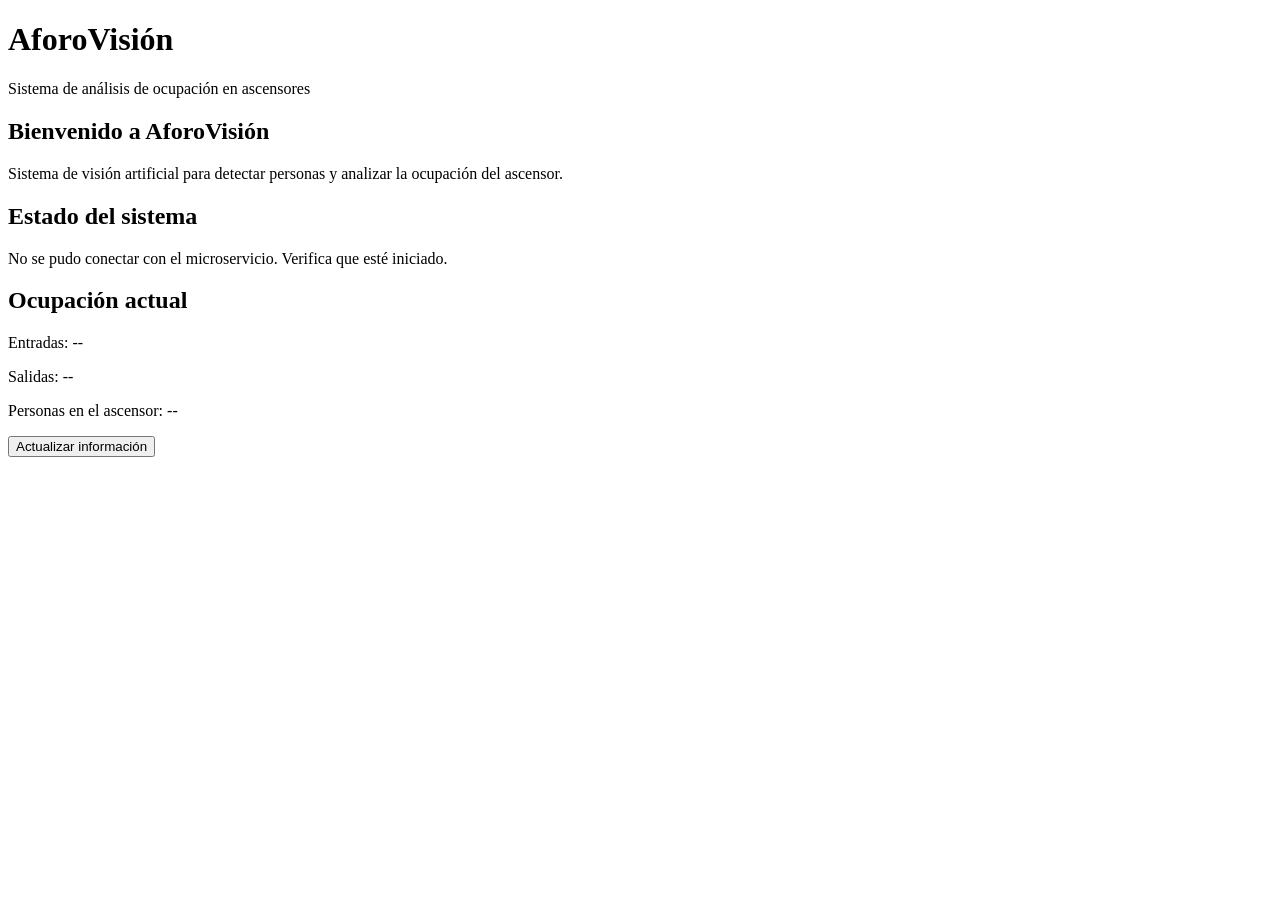
<file: Sistema-Analisis-Ascensores/frontend/pages/index.html>
<!DOCTYPE html>
<html lang="es">
<head>
    <meta charset="UTF-8">
    <meta name="viewport" content="width=device-width, initial-scale=1.0">
    <title>AforoVisión</title>
</head>
<body>
    <header>
        <h1>AforoVisión</h1>
        <p>Sistema de análisis de ocupación en ascensores</p>
    </header>

    <main>
        <section>
            <h2>Bienvenido a AforoVisión</h2>
            <p>
                Sistema de visión artificial para detectar personas
                y analizar la ocupación del ascensor.
            </p>
        </section>

        <section>
            <h2>Estado del sistema</h2>
            <p id="estado">Comprobando conexión...</p>
        </section>

        <section>
            <h2>Ocupación actual</h2>
            <p>Entradas: <span id="entradas">--</span></p>
            <p>Salidas: <span id="salidas">--</span></p>
            <p>Personas en el ascensor: <span id="ocupacion">--</span></p>
            <button id="actualizar">Actualizar información</button>
        </section>
    </main>

    <script>
        const API = "http://127.0.0.1:8000";

        async function actualizarInformacion() {
            const estado = document.getElementById("estado");

            try {
                const respuestaEstado = await fetch(`${API}/health`);

                if (!respuestaEstado.ok) {
                    throw new Error("El servicio no está disponible.");
                }

                const datosEstado = await respuestaEstado.json();
                estado.textContent = datosEstado.mensaje;

                const respuestaOcupacion = await fetch(`${API}/ocupacion`);

                if (!respuestaOcupacion.ok) {
                    throw new Error("No se pudo consultar la ocupación.");
                }

                const datos = await respuestaOcupacion.json();

                document.getElementById("entradas").textContent = datos.entradas;
                document.getElementById("salidas").textContent = datos.salidas;
                document.getElementById("ocupacion").textContent =
                    datos.ocupacion_actual;

            } catch (error) {
                estado.textContent =
                    "No se pudo conectar con el microservicio. Verifica que esté iniciado.";
                console.error(error);
            }
        }

        document.getElementById("actualizar").addEventListener(
            "click",
            actualizarInformacion
        );

        actualizarInformacion();
    </script>
</body>
</html>
</file>
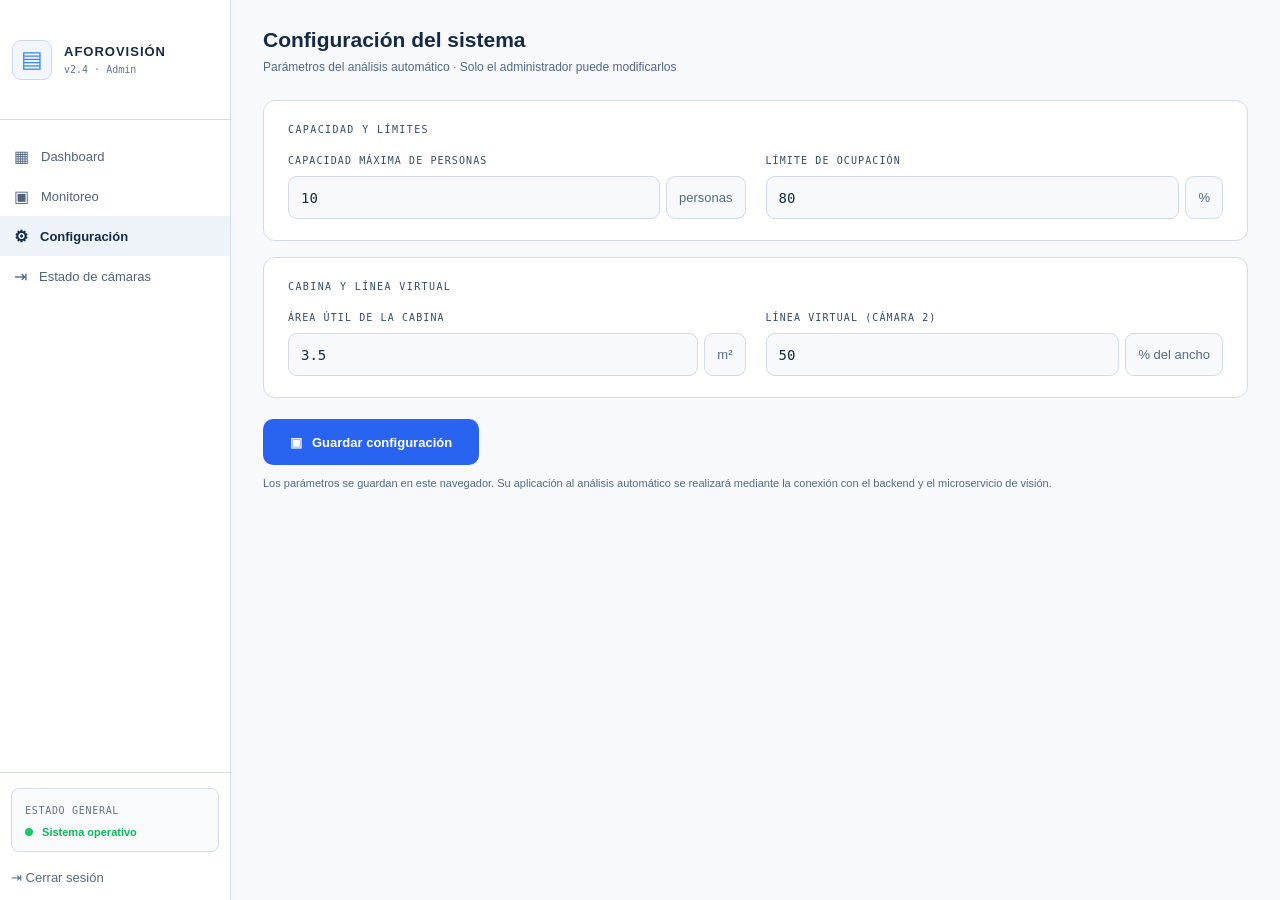
<file: Sistema-Analisis-Ascensores/frontend/pages/configuracion.html>
<!DOCTYPE html>
<html lang="es">
<head>
    <meta charset="UTF-8">
    <meta name="viewport" content="width=device-width, initial-scale=1.0">
    <title>Configuración | AforoVisión</title>
    <link rel="stylesheet" href="../styles/configuracion.css">
</head>

<body>

    <aside class="sidebar">
        <div class="brand">
            <div class="logo">▤</div>
            <div>
                <h2>AFOROVISIÓN</h2>
                <p>v2.4 · Admin</p>
            </div>
        </div>

        <nav>
            <a href="dashboard.html" data-vista="dashboard">
                <span>▦</span> Dashboard
            </a>

            <a href="monitoreo.html" data-vista="monitoreo">
                <span>▣</span> Monitoreo
            </a>

            <a class="active" href="configuracion.html" data-vista="configuracion">
                <span>⚙</span> Configuración
            </a>

            <a href="estado-camaras.html" data-vista="estado-camaras">
                <span>⇥</span> Estado de cámaras
            </a>
        </nav>

        <div class="sidebar-bottom">
            <div class="general-status">
                <small>ESTADO GENERAL</small>
                <p><i></i> Sistema operativo</p>
            </div>

            <a class="logout" href="login.html" id="cerrar-sesion">
                ⇥ Cerrar sesión
            </a>
        </div>
    </aside>

    <main class="main-content">

        <header class="page-header">
            <h1>Configuración del sistema</h1>
            <p>
                Parámetros del análisis automático ·
                Solo el administrador puede modificarlos
            </p>
        </header>

        <form id="config-form">

            <section class="config-card">
                <h2>CAPACIDAD Y LÍMITES</h2>

                <div class="fields-grid">

                    <div class="field">
                        <label for="capacidad">
                            CAPACIDAD MÁXIMA DE PERSONAS
                        </label>

                        <div class="input-with-unit">
                            <input
                                type="number"
                                id="capacidad"
                                name="capacidad"
                                min="1"
                                max="100"
                                step="1"
                                value="10"
                                required
                            >
                            <span>personas</span>
                        </div>
                    </div>

                    <div class="field">
                        <label for="limite">
                            LÍMITE DE OCUPACIÓN
                        </label>

                        <div class="input-with-unit">
                            <input
                                type="number"
                                id="limite"
                                name="limite"
                                min="1"
                                max="100"
                                step="1"
                                value="80"
                                required
                            >
                            <span>%</span>
                        </div>
                    </div>

                </div>
            </section>

            <section class="config-card">
                <h2>CABINA Y LÍNEA VIRTUAL</h2>

                <div class="fields-grid">

                    <div class="field">
                        <label for="area">
                            ÁREA ÚTIL DE LA CABINA
                        </label>

                        <div class="input-with-unit">
                            <input
                                type="number"
                                id="area"
                                name="area"
                                min="0.1"
                                max="100"
                                step="0.1"
                                value="3.5"
                                required
                            >
                            <span>m²</span>
                        </div>
                    </div>

                    <div class="field">
                        <label for="linea">
                            LÍNEA VIRTUAL (CÁMARA 2)
                        </label>

                        <div class="input-with-unit">
                            <input
                                type="number"
                                id="linea"
                                name="linea"
                                min="1"
                                max="99"
                                step="1"
                                value="50"
                                required
                            >
                            <span>% del ancho</span>
                        </div>
                    </div>

                </div>
            </section>

            <button type="submit" class="save-button">
                <span>▣</span> Guardar configuración
            </button>

            <p class="help-text">
                Los parámetros se guardan en este navegador.
                Su aplicación al análisis automático se realizará
                mediante la conexión con el backend y el microservicio de visión.
            </p>

            <p
                id="mensaje"
                class="message"
                role="status"
                aria-live="polite">
            </p>

        </form>

    </main>

    <dialog
        class="dialogo-confirmar-configuracion"
        id="dialogo-confirmar-configuracion"
        aria-labelledby="titulo-confirmar-configuracion">
        <h2 id="titulo-confirmar-configuracion">¿Deseas guardar la configuración?</h2>
        <p>Los cambios se aplicarán al sistema.</p>
        <div class="acciones">
            <button type="button" class="cancelar" id="cancelar-guardar-configuracion">
                No
            </button>
            <button type="button" class="confirmar" id="confirmar-guardar-configuracion">
                Sí, guardar
            </button>
        </div>
    </dialog>

    <script>
        const formulario = document.getElementById("config-form");
        const mensaje = document.getElementById("mensaje");
        const dialogoConfirmacion = document.getElementById(
            "dialogo-confirmar-configuracion"
        );

        const CLAVE_CONFIGURACION = "aforovision_configuracion";
        let configuracionPendiente = null;

        // Cargar la configuración que ya se guardó.
        function cargarConfiguracion() {
            const guardada = localStorage.getItem(CLAVE_CONFIGURACION);

            if (!guardada) return;

            try {
                const configuracion = JSON.parse(guardada);

                document.getElementById("capacidad").value =
                    configuracion.capacidad ?? 10;

                document.getElementById("limite").value =
                    configuracion.limite ?? 80;

                document.getElementById("area").value =
                    configuracion.area ?? 3.5;

                document.getElementById("linea").value =
                    configuracion.linea ?? 50;

            } catch (error) {
                console.error(
                    "No se pudo cargar la configuración:",
                    error
                );
            }
        }

        // Validar los parámetros antes de pedir confirmación.
        formulario.addEventListener("submit", function(event) {
            event.preventDefault();

            if (!formulario.reportValidity()) {
                return;
            }

            const capacidad =
                Number(document.getElementById("capacidad").value);

            const limite =
                Number(document.getElementById("limite").value);

            const area =
                Number(document.getElementById("area").value);

            const linea =
                Number(document.getElementById("linea").value);

            if (
                !Number.isInteger(capacidad) ||
                capacidad < 1 ||
                capacidad > 100 ||
                !Number.isInteger(limite) ||
                limite < 1 ||
                limite > 100 ||
                !Number.isFinite(area) ||
                area < 0.1 ||
                area > 100 ||
                !Number.isInteger(linea) ||
                linea < 1 ||
                linea > 99
            ) {
                mensaje.textContent =
                    "Revisa los valores ingresados.";

                mensaje.className = "message error";
                return;
            }

            configuracionPendiente = {
                capacidad: capacidad,
                limite: limite,
                area: area,
                linea: linea
            };

            mensaje.textContent = "";
            mensaje.className = "message";
            dialogoConfirmacion.showModal();
            document.getElementById(
                "cancelar-guardar-configuracion"
            ).focus();
        });

        document.getElementById(
            "cancelar-guardar-configuracion"
        ).addEventListener("click", function() {
            dialogoConfirmacion.close();
        });

        dialogoConfirmacion.addEventListener("close", function() {
            configuracionPendiente = null;
        });

        document.getElementById(
            "confirmar-guardar-configuracion"
        ).addEventListener("click", function() {
            const configuracion = configuracionPendiente;

            dialogoConfirmacion.close();

            if (!configuracion) return;

            try {
                localStorage.setItem(
                    CLAVE_CONFIGURACION,
                    JSON.stringify(configuracion)
                );

                // Notificar a otras páginas del mismo origen.
                window.dispatchEvent(
                    new CustomEvent("aforovision:configuracion-actualizada", {
                        detail: configuracion
                    })
                );

                mensaje.textContent =
                    "Configuración guardada correctamente en este navegador.";

                mensaje.className = "message success";

            } catch (error) {
                console.error("Error al guardar:", error);

                mensaje.textContent =
                    "No se pudo guardar la configuración.";

                mensaje.className = "message error";
            }
        });

        // Navegación dentro del panel principal.
        document.querySelectorAll("nav a[data-vista]").forEach(enlace => {
            enlace.addEventListener("click", function(event) {
                event.preventDefault();

                const vista = this.dataset.vista;

                window.parent.postMessage(
                    {
                        tipo: "aforovision:navegar",
                        vista: vista
                    },
                    window.location.origin
                );
            });
        });

        // Cerrar sesión desde el panel principal.
        document.getElementById("cerrar-sesion")
            .addEventListener("click", function(event) {
                event.preventDefault();

                const confirmar = window.confirm(
                    "¿Estás seguro de que deseas cerrar sesión?"
                );

                if (!confirmar) return;

                sessionStorage.removeItem("aforovision_token");
                sessionStorage.removeItem("aforovision_usuario");

                window.top.location.replace("login.html");
            });

        // Cargar los valores al abrir la pantalla.
        cargarConfiguracion();
    </script>

</body>
</html>
</file>
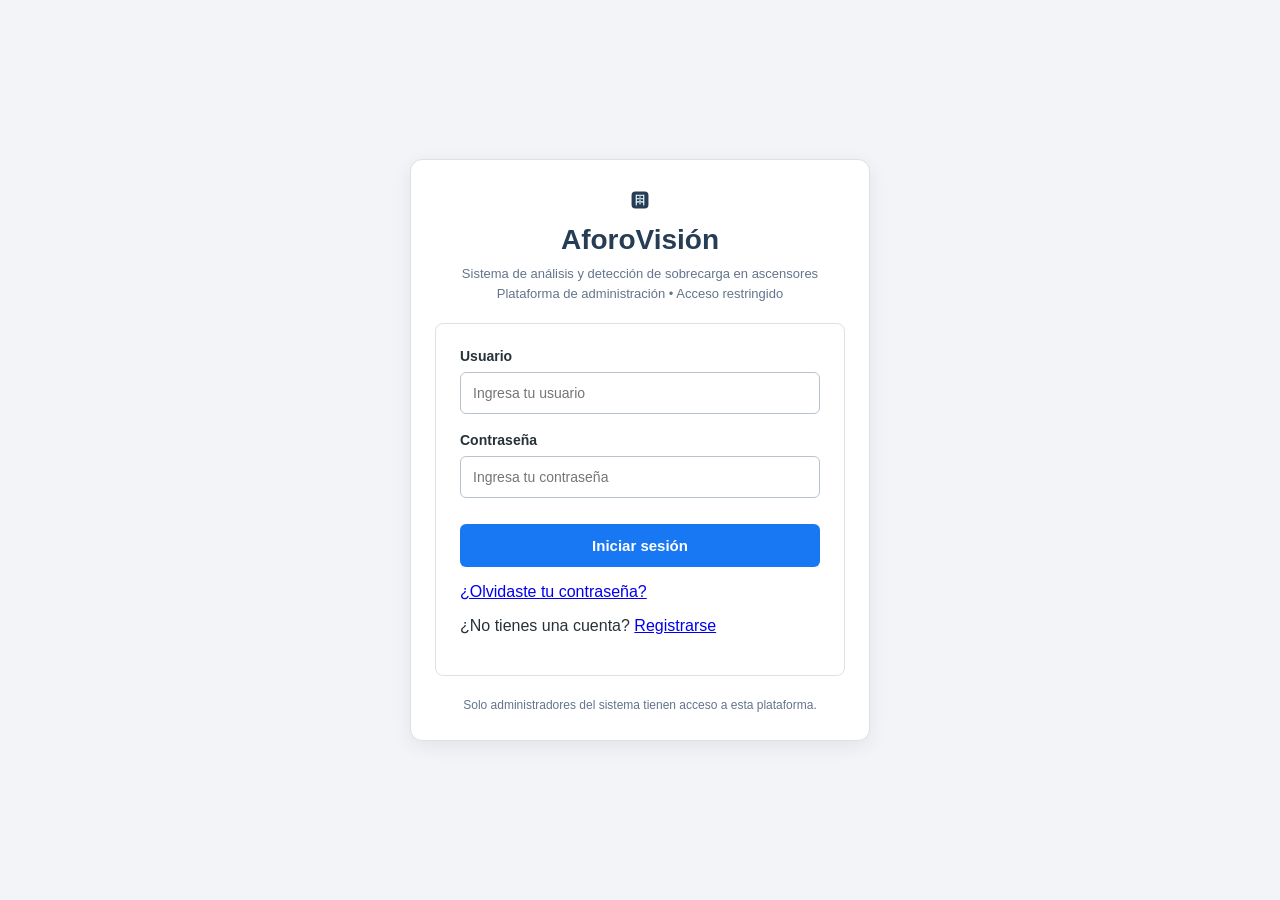
<file: Sistema-Analisis-Ascensores/frontend/pages/dashboard.html>
<!DOCTYPE html>
<html lang="es">
<head>
    <meta charset="UTF-8">
    <meta name="viewport" content="width=device-width, initial-scale=1.0">
    <title>Dashboard | AforoVisión</title>
    <link rel="stylesheet" href="../styles/dashboard.css">
</head>

<body>

    <aside class="sidebar">

        <div class="brand">
            <div class="logo">▤</div>
            <div>
                <h2>AFOROVISIÓN</h2>
                <p>v2.4 · Admin</p>
            </div>
        </div>

        <nav>
            <a class="active" href="dashboard.html" data-vista="dashboard">
                ▦ <span>Dashboard</span>
            </a>

            <a href="monitoreo.html" data-vista="monitoreo">
                ▣ <span>Monitoreo</span>
            </a>

            <a href="configuracion.html" data-vista="configuracion">
                ⚙ <span>Configuración</span>
            </a>

            <a href="estado-camaras.html" data-vista="estado-camaras">
                ⇥ <span>Estado de cámaras</span>
            </a>
        </nav>

        <div class="general-status">
            <small>ESTADO GENERAL</small>
            <p>
                <span class="dot"></span>
                <span id="estado-sistema">Esperando datos...</span>
            </p>
        </div>

        <a href="login.html" id="btnCerrarSesion" class="logout">
            ↪ <span>Cerrar sesión</span>
        </a>

    </aside>


    <main class="main-content">

        <header class="page-header">
            <h1>Dashboard</h1>
            <p>Visión general del sistema · Actualización automática</p>
        </header>


        <!-- DECISIÓN DE INGRESO -->

        <section class="decision-card" id="decision-card">

            <h2>
                <span class="dot"></span>
                <span id="decision">ESPERANDO LECTURAS</span>
            </h2>

            <p id="decision-detail">
                Reproduce los videos desde Monitoreo para recibir información.
            </p>

            <div class="voice-message">
                🔊 <strong>VOZ:</strong>
                <span id="mensaje-voz">Sin evaluación de ingreso.</span>
            </div>

        </section>


        <!-- FLUJO DE ANÁLISIS -->

        <section class="analysis-card">

            <h3>FLUJO DE ANÁLISIS AUTOMÁTICO</h3>

            <div class="analysis-flow">

                <article class="flow-box">
                    <small>Ocupación actual</small>
                    <strong id="cam1-porcentaje">0%</strong>
                    <span>Personas dentro</span>
                </article>

                <b class="operator">+</b>

                <article class="flow-box">
                    <small>Ingresos pendientes</small>
                    <strong id="nuevo-ingreso">+0</strong>
                    <span>Nuevos ingresos</span>
                </article>

                <b class="operator">=</b>

                <article class="flow-box">
                    <small>Ocupación proyectada</small>
                    <strong id="proyectado-flow">0%</strong>
                    <span>Porcentaje calculado</span>
                </article>

                <b class="versus">VS</b>

                <article class="flow-box">
                    <small>Límite</small>
                    <strong id="limite-flow">80%</strong>
                    <span>Valor de referencia</span>
                </article>

            </div>

            <p class="analysis-note">
                ↗ Los datos se reciben automáticamente desde el módulo de Monitoreo.
            </p>

        </section>


        <!-- INDICADORES -->

        <section class="metrics-grid">

            <article class="metric-card">
                <p>OCUPACIÓN ACTUAL <span>⌁</span></p>
                <strong class="green" id="ocupacion-actual">0%</strong>
            </article>

            <article class="metric-card">
                <p>PERSONAS DETECTADAS <span>♙</span></p>
                <strong id="personas">0</strong>
            </article>

            <article class="metric-card">
                <p>OBJETOS DETECTADOS <span>⬡</span></p>
                <strong id="objetos">0</strong>
            </article>

            <article class="metric-card">
                <p>CAPACIDAD MÁXIMA</p>
                <strong class="blue" id="capacidad">10 pers.</strong>
            </article>

            <article class="metric-card">
                <p>LÍMITE CONFIGURADO</p>
                <strong class="blue" id="limite">80%</strong>
            </article>

            <article class="metric-card">
                <p>INGRESOS REGISTRADOS</p>
                <strong id="nuevo-ingreso-card">0</strong>
            </article>

            <article class="metric-card">
                <p>DIRECCIÓN DEL ÚLTIMO MOVIMIENTO</p>
                <strong id="direccion">Sin movimiento</strong>
            </article>

            <article class="metric-card highlight">
                <p>OCUPACIÓN PROYECTADA</p>
                <strong class="green" id="ocupacion-proyectada">0%</strong>
            </article>

            <article class="metric-card">
                <p>CÁMARA 1 - INTERIOR</p>
                <strong class="status-text" id="estado-cam1">Esperando</strong>
            </article>

            <article class="metric-card">
                <p>CÁMARA 2 - EXTERIOR</p>
                <strong class="status-text" id="estado-cam2">Esperando</strong>
            </article>

            <article class="metric-card highlight">
                <p>ESTADO DEL INGRESO</p>
                <strong class="status-text" id="estado-ingreso">Pendiente</strong>
            </article>

        </section>


        <!-- NIVELES DE OCUPACIÓN -->

        <section class="levels-card">

            <h3>NIVELES DE OCUPACIÓN</h3>

            <div class="level-heading">
                <span>Ocupación actual</span>
                <strong class="green" id="nivel-actual-texto">0%</strong>
            </div>

            <div class="progress-track">
                <div class="progress-fill" id="barra-actual"></div>
                <span class="limit-marker" id="marca-actual"></span>
            </div>

            <p class="limit-label" id="limite-label-actual">
                Límite: 80%
            </p>

            <div class="level-heading">
                <span>Ocupación proyectada</span>
                <strong class="green" id="nivel-proyectado-texto">0%</strong>
            </div>

            <div class="progress-track">
                <div class="progress-fill" id="barra-proyectada"></div>
                <span class="limit-marker" id="marca-proyectada"></span>
            </div>

            <p class="limit-label" id="limite-label-proyectado">
                Límite: 80%
            </p>

        </section>


        <footer>
            AforoVisión · Sistema de análisis de ocupación en ascensores
        </footer>

    </main>


    <script>

        // ==========================================
        // PROTECCIÓN DE SESIÓN
        // ==========================================

        const token = sessionStorage.getItem("aforovision_token");

        if (!token) {
            window.top.location.replace("login.html");
        }


        // ==========================================
        // CLAVES DE ALMACENAMIENTO
        // ==========================================

        const CLAVE_ESTADO = "aforovision_estado_monitoreo";

        const CLAVE_CONFIGURACION = "aforovision_configuracion";


        // ==========================================
        // CONFIGURACIÓN DEL SISTEMA
        // ==========================================

        const CONFIGURACION_PREDETERMINADA = {
            capacidad: 10,
            limite: 80,
            area: 3.5,
            linea: 50
        };

        let configuracion = { ...CONFIGURACION_PREDETERMINADA };


        function cargarConfiguracion() {

            try {

                const guardada =
                    localStorage.getItem(CLAVE_CONFIGURACION);

                if (!guardada) {
                    configuracion = { ...CONFIGURACION_PREDETERMINADA };
                    return;
                }

                const resultado = JSON.parse(guardada);

                const capacidad = Number(resultado.capacidad);
                const limite = Number(resultado.limite);
                const area = Number(resultado.area);
                const linea = Number(resultado.linea);

                configuracion = {
                    capacidad:
                        Number.isInteger(capacidad) &&
                        capacidad >= 1 &&
                        capacidad <= 100
                            ? capacidad
                            : 10,

                    limite:
                        Number.isInteger(limite) &&
                        limite >= 1 &&
                        limite <= 100
                            ? limite
                            : 80,

                    area:
                        Number.isFinite(area) &&
                        area >= 0.1 &&
                        area <= 100
                            ? area
                            : 3.5,

                    linea:
                        Number.isInteger(linea) &&
                        linea >= 1 &&
                        linea <= 99
                            ? linea
                            : 50
                };

            } catch (error) {

                console.error(
                    "Error al cargar la configuración:",
                    error
                );

                configuracion = { ...CONFIGURACION_PREDETERMINADA };

            }

        }


        // ==========================================
        // DATOS DEL MONITOREO
        // ==========================================

        const datos = {
            personas: 0,
            objetos: 0,
            ocupacionActual: 0,
            ingresosRegistrados: 0,
            ingresosPendientes: 0,
            ocupacionProyectada: 0,
            direccion: "Sin movimiento",
            decision: "Esperando",
            decisionDisponible: false,
            camara1Activa: false,
            camara2Activa: false,
            conectado: false
        };


        function obtenerValor(valor) {

            const numero = Number(valor);

            return Number.isFinite(numero) ? numero : 0;

        }


        // ==========================================
        // CÁLCULO DE PORCENTAJES
        // ==========================================

        function obtenerPorcentaje(personas) {

            const capacidad = configuracion.capacidad;

            if (capacidad <= 0) {
                return 0;
            }

            return Math.max(
                (personas / capacidad) * 100,
                0
            );

        }


        // ==========================================
        // LEER DATOS DE MONITOREO
        // ==========================================

        function leerDatosMonitoreo() {

            try {

                const guardado =
                    localStorage.getItem(CLAVE_ESTADO);

                if (!guardado) {

                    datos.conectado = false;

                    actualizarDashboard();

                    return;

                }

                const resultado = JSON.parse(guardado);

                datos.personas =
                    obtenerValor(resultado.personas);

                datos.objetos =
                    obtenerValor(resultado.objetos);

                datos.ocupacionActual =
                    obtenerValor(resultado.ocupacionActual);

                datos.ingresosRegistrados =
                    obtenerValor(resultado.ingresosRegistrados);

                datos.ingresosPendientes =
                    obtenerValor(resultado.ingresosPendientes);

                datos.ocupacionProyectada =
                    obtenerValor(resultado.ocupacionProyectada);

                datos.direccion =
                    resultado.direccion || "Sin movimiento";

                datos.decision =
                    resultado.decision || "Esperando";

                datos.decisionDisponible =
                    resultado.decisionDisponible === true;

                datos.camara1Activa =
                    resultado.camara1Activa === true;

                datos.camara2Activa =
                    resultado.camara2Activa === true;

                datos.conectado = true;

                actualizarDashboard();

            } catch (error) {

                console.error(
                    "Error leyendo los datos de Monitoreo:",
                    error
                );

                datos.conectado = false;

                actualizarDashboard();

            }

        }


        // ==========================================
        // ACTUALIZAR DASHBOARD
        // ==========================================

        function actualizarDashboard() {

            const porcentajeActual =
                obtenerPorcentaje(datos.ocupacionActual);

            const porcentajeProyectado =
                obtenerPorcentaje(datos.ocupacionProyectada);

            const limite = configuracion.limite;

            const capacidad = configuracion.capacidad;


            // Identificar decisión de ingreso.
            const decisionNormalizada =
                String(datos.decision).toLowerCase();

            const permitido =
                decisionNormalizada.includes("permitido") &&
                !decisionNormalizada.includes("no permitido");

            const decisionDisponible =
                datos.conectado && datos.decisionDisponible;


            // --------------------------------------
            // FLUJO DE ANÁLISIS
            // --------------------------------------

            document.getElementById("cam1-porcentaje").textContent =
                porcentajeActual.toFixed(1) + "%";

            document.getElementById("nuevo-ingreso").textContent =
                "+" + datos.ingresosPendientes;

            document.getElementById("proyectado-flow").textContent =
                porcentajeProyectado.toFixed(1) + "%";

            document.getElementById("limite-flow").textContent =
                limite + "%";


            // --------------------------------------
            // INDICADORES PRINCIPALES
            // --------------------------------------

            document.getElementById("ocupacion-actual").textContent =
                porcentajeActual.toFixed(1) + "%";

            document.getElementById("personas").textContent =
                datos.personas;

            document.getElementById("objetos").textContent =
                datos.objetos;

            document.getElementById("capacidad").textContent =
                capacidad + " pers.";

            document.getElementById("limite").textContent =
                limite + "%";

            document.getElementById("nuevo-ingreso-card").textContent =
                datos.ingresosRegistrados;

            document.getElementById("direccion").textContent =
                datos.direccion;

            document.getElementById("ocupacion-proyectada").textContent =
                porcentajeProyectado.toFixed(1) + "%";


            // --------------------------------------
            // NIVELES DE OCUPACIÓN
            // --------------------------------------

            document.getElementById("nivel-actual-texto").textContent =
                porcentajeActual.toFixed(1) + "%";

            document.getElementById("nivel-proyectado-texto").textContent =
                porcentajeProyectado.toFixed(1) + "%";

            document.getElementById("limite-label-actual").textContent =
                "Límite: " + limite + "%";

            document.getElementById("limite-label-proyectado").textContent =
                "Límite: " + limite + "%";


            // Las barras pueden superar el 100% para mostrar exceso.
            const anchoActual =
                Math.min(porcentajeActual, 100);

            const anchoProyectado =
                Math.min(porcentajeProyectado, 100);

            document.getElementById("barra-actual").style.width =
                anchoActual + "%";

            document.getElementById("barra-proyectada").style.width =
                anchoProyectado + "%";

            document.getElementById("marca-actual").style.left =
                limite + "%";

            document.getElementById("marca-proyectada").style.left =
                limite + "%";


            // --------------------------------------
            // DECISIÓN DE INGRESO
            // --------------------------------------

            document.getElementById("decision").textContent =
                !decisionDisponible
                    ? "ESPERANDO LECTURAS"
                    : datos.decision.toUpperCase();

            document.getElementById("decision-detail").textContent =
                !decisionDisponible
                    ? "Reproduce los videos desde Monitoreo para recibir información."
                    : `Ocupación actual: ${datos.ocupacionActual} de ${capacidad} personas. Ocupación proyectada: ${porcentajeProyectado.toFixed(1)}%.`;

            document.getElementById("mensaje-voz").textContent =
                !decisionDisponible
                    ? "Sin evaluación de ingreso."
                    : permitido
                        ? "El ingreso se encuentra permitido."
                        : "Capacidad completa, espere el siguiente viaje.";

            document.getElementById("estado-ingreso").textContent =
                !decisionDisponible
                    ? "Pendiente"
                    : permitido
                        ? "Permitido"
                        : "No permitido";


            // --------------------------------------
            // ESTADO DE LAS CÁMARAS
            // --------------------------------------

            document.getElementById("estado-cam1").textContent =
                datos.camara1Activa
                    ? "En reproducción"
                    : "Detenida";

            document.getElementById("estado-cam2").textContent =
                datos.camara2Activa
                    ? "En reproducción"
                    : "Detenida";


            // --------------------------------------
            // ESTADO GENERAL
            // --------------------------------------

            document.getElementById("estado-sistema").textContent =
                !datos.conectado
                    ? "Esperando datos de monitoreo"
                    : datos.camara1Activa && datos.camara2Activa
                        ? "Cámaras transmitiendo"
                        : "Revisar estado de cámaras";


            // --------------------------------------
            // APARIENCIA
            // --------------------------------------

            document.getElementById("decision-card").classList.toggle(
                "denied",
                decisionDisponible && !permitido
            );

            document.getElementById("barra-actual").style.backgroundColor =
                porcentajeActual >= limite ? "#dc2626" : "";

            document.getElementById("barra-proyectada").style.backgroundColor =
                porcentajeProyectado >= limite ? "#dc2626" : "";

        }


        // ==========================================
        // ACTUALIZAR CONFIGURACIÓN Y DATOS
        // ==========================================

        function actualizarTodo() {

            cargarConfiguracion();

            leerDatosMonitoreo();

        }


        // ==========================================
        // NAVEGACIÓN DEL PANEL
        // ==========================================

        document.querySelectorAll("[data-vista]").forEach(enlace => {

            enlace.addEventListener("click", function(event) {

                if (window.parent !== window) {

                    event.preventDefault();

                    window.parent.postMessage(
                        {
                            tipo: "aforovision:navegar",
                            vista: this.dataset.vista
                        },
                        window.location.origin
                    );

                }

            });

        });


        // ==========================================
        // CERRAR SESIÓN
        // ==========================================

        document.getElementById("btnCerrarSesion")
            .addEventListener("click", function(event) {

                event.preventDefault();

                const confirmar = window.confirm(
                    "¿Estás seguro de que deseas cerrar sesión?"
                );

                if (!confirmar) {
                    return;
                }

                sessionStorage.removeItem("aforovision_token");

                sessionStorage.removeItem("aforovision_usuario");

                window.top.location.replace("login.html");

            });


        // ==========================================
        // ESCUCHAR CAMBIOS DE CONFIGURACIÓN
        // ==========================================

        window.addEventListener("storage", function(event) {

            if (
                event.key === CLAVE_CONFIGURACION ||
                event.key === CLAVE_ESTADO
            ) {

                actualizarTodo();

            }

        });


        // ==========================================
        // ACTUALIZACIÓN AUTOMÁTICA
        // ==========================================

        window.addEventListener("focus", actualizarTodo);

        document.addEventListener("visibilitychange", function() {

            if (!document.hidden) {
                actualizarTodo();
            }

        });


        // ==========================================
        // INICIAR DASHBOARD
        // ==========================================

        actualizarTodo();

        setInterval(actualizarTodo, 1000);

    </script>

</body>
</html>
</file>
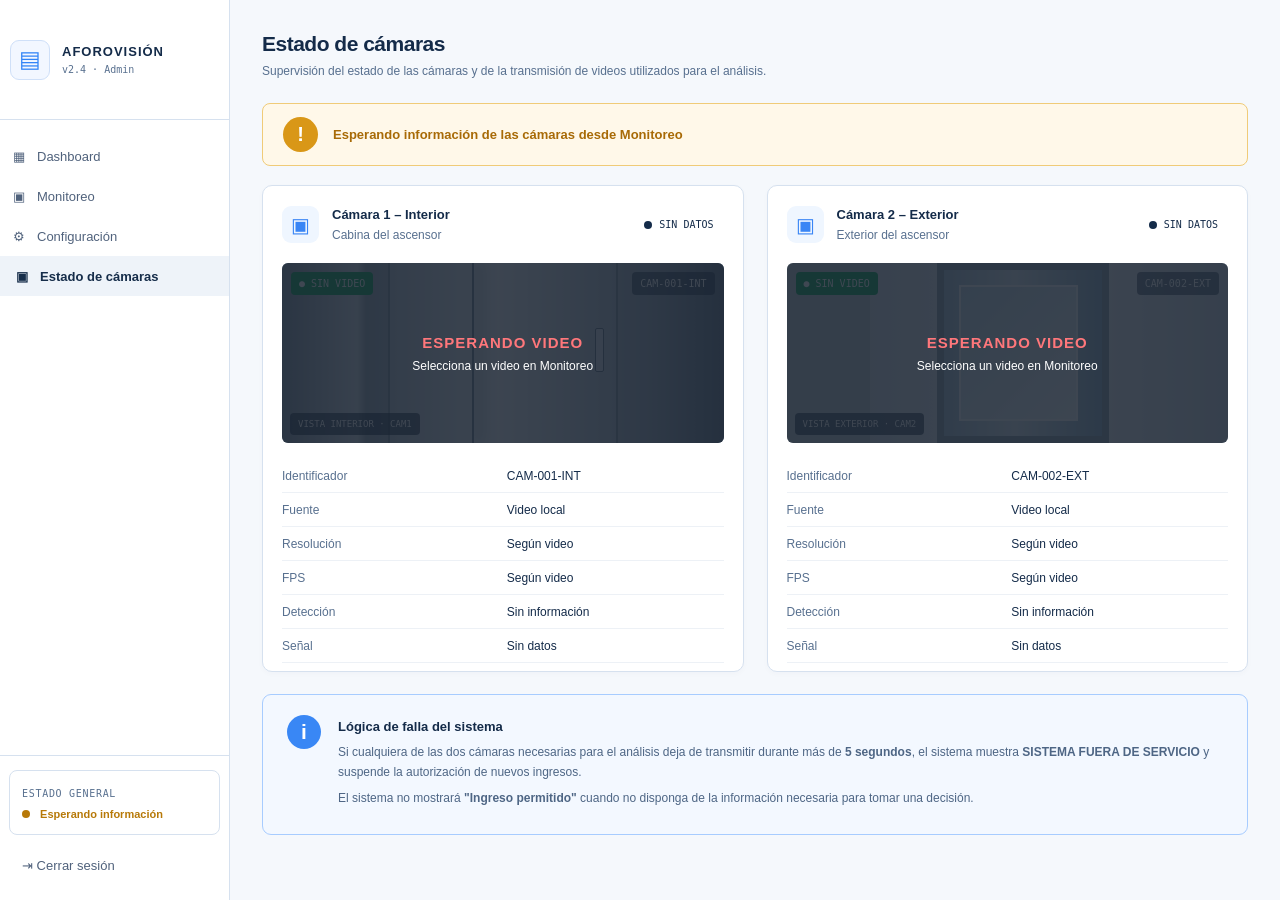
<file: Sistema-Analisis-Ascensores/frontend/pages/estado-camaras.html>
<!DOCTYPE html>
<html lang="es">
<head>
    <meta charset="UTF-8">
    <meta name="viewport" content="width=device-width, initial-scale=1.0">
    <title>Estado de cámaras | AforoVisión</title>
    <link rel="stylesheet" href="../styles/estado-camaras.css">
</head>

<body>

    <aside class="sidebar">

        <div class="brand">
            <div class="logo">▤</div>
            <div>
                <h2>AFOROVISIÓN</h2>
                <p>v2.4 · Admin</p>
            </div>
        </div>

        <nav>
            <a href="dashboard.html" data-vista="dashboard">
                <span>▦</span> Dashboard
            </a>

            <a href="monitoreo.html" data-vista="monitoreo">
                <span>▣</span> Monitoreo
            </a>

            <a href="configuracion.html" data-vista="configuracion">
                <span>⚙</span> Configuración
            </a>

            <a class="active"
               href="estado-camaras.html"
               data-vista="estado-camaras">
                <span>▣</span> Estado de cámaras
            </a>
        </nav>

        <div class="sidebar-bottom">

            <div class="general-status">
                <small>ESTADO GENERAL</small>
                <p id="estado-general">
                    <i></i> Esperando información
                </p>
            </div>

            <a class="logout" href="login.html" id="cerrar-sesion">
                ⇥ Cerrar sesión
            </a>

        </div>
    </aside>

    <main class="main-content">

        <header class="page-header">
            <h1>Estado de cámaras</h1>
            <p>
                Supervisión del estado de las cámaras y de la transmisión
                de videos utilizados para el análisis.
            </p>
        </header>

        <section id="banner" class="banner banner-warning">

            <span class="banner-icon" id="banner-icon">!</span>

            <strong id="banner-text">
                Esperando información de las cámaras desde Monitoreo.
            </strong>

        </section>

        <section class="camera-grid">

            <!-- CÁMARA 1: INTERIOR -->

            <article class="camera-card" id="card-1">

                <header class="camera-header">

                    <div class="camera-title">
                        <span class="camera-icon">▣</span>

                        <div>
                            <h2>Cámara 1 – Interior</h2>
                            <p>Cabina del ascensor</p>
                        </div>
                    </div>

                    <span class="status status-warning" id="status-1">
                        <i></i> SIN DATOS
                    </span>

                </header>

                <div class="camera-preview preview-interior">

                    <span class="live-label" id="live-1">
                        ● SIN VIDEO
                    </span>

                    <span class="camera-time" id="time-1">
                        CAM-001-INT
                    </span>

                    <div class="elevator-wall"></div>
                    <div class="elevator-door"></div>
                    <div class="elevator-panel"></div>

                    <span class="preview-caption">
                        VISTA INTERIOR · CAM1
                    </span>

                    <div class="offline-overlay" id="overlay-1">
                        <strong>ESPERANDO VIDEO</strong>
                        <span>Selecciona un video en Monitoreo</span>
                    </div>

                </div>

                <div class="technical-data">

                    <div class="data-row">
                        <span>Identificador</span>
                        <strong>CAM-001-INT</strong>
                    </div>

                    <div class="data-row">
                        <span>Fuente</span>
                        <strong>Video local</strong>
                    </div>

                    <div class="data-row">
                        <span>Resolución</span>
                        <strong>Según video</strong>
                    </div>

                    <div class="data-row">
                        <span>FPS</span>
                        <strong>Según video</strong>
                    </div>

                    <div class="data-row">
                        <span>Detección</span>
                        <strong id="detection-1">Sin información</strong>
                    </div>

                    <div class="data-row">
                        <span>Señal</span>
                        <strong class="signal-warning" id="signal-1">
                            Sin datos
                        </strong>
                    </div>

                </div>

            </article>


            <!-- CÁMARA 2: EXTERIOR -->

            <article class="camera-card" id="card-2">

                <header class="camera-header">

                    <div class="camera-title">
                        <span class="camera-icon">▣</span>

                        <div>
                            <h2>Cámara 2 – Exterior</h2>
                            <p>Exterior del ascensor</p>
                        </div>
                    </div>

                    <span class="status status-warning" id="status-2">
                        <i></i> SIN DATOS
                    </span>

                </header>

                <div class="camera-preview preview-exterior">

                    <span class="live-label" id="live-2">
                        ● SIN VIDEO
                    </span>

                    <span class="camera-time" id="time-2">
                        CAM-002-EXT
                    </span>

                    <div class="access-wall"></div>
                    <div class="access-door"></div>
                    <div class="access-window"></div>

                    <span class="preview-caption">
                        VISTA EXTERIOR · CAM2
                    </span>

                    <div class="offline-overlay" id="overlay-2">
                        <strong>ESPERANDO VIDEO</strong>
                        <span>Selecciona un video en Monitoreo</span>
                    </div>

                </div>

                <div class="technical-data">

                    <div class="data-row">
                        <span>Identificador</span>
                        <strong>CAM-002-EXT</strong>
                    </div>

                    <div class="data-row">
                        <span>Fuente</span>
                        <strong>Video local</strong>
                    </div>

                    <div class="data-row">
                        <span>Resolución</span>
                        <strong>Según video</strong>
                    </div>

                    <div class="data-row">
                        <span>FPS</span>
                        <strong>Según video</strong>
                    </div>

                    <div class="data-row">
                        <span>Detección</span>
                        <strong id="detection-2">Sin información</strong>
                    </div>

                    <div class="data-row">
                        <span>Señal</span>
                        <strong class="signal-warning" id="signal-2">
                            Sin datos
                        </strong>
                    </div>

                </div>

            </article>

        </section>


        <!-- REGLA DE FUNCIONAMIENTO -->

        <section class="failure-rule">

            <div class="info-icon">i</div>

            <div>

                <h3>Lógica de falla del sistema</h3>

                <p>
                    Si cualquiera de las dos cámaras necesarias para el
                    análisis deja de transmitir durante más de
                    <strong>5 segundos</strong>, el sistema muestra
                    <strong>SISTEMA FUERA DE SERVICIO</strong> y suspende
                    la autorización de nuevos ingresos.
                </p>

                <p>
                    El sistema no mostrará
                    <strong>"Ingreso permitido"</strong> cuando no disponga
                    de la información necesaria para tomar una decisión.
                </p>

            </div>

        </section>

    </main>


    <script>

        // ==========================================
        // CONFIGURACIÓN GENERAL
        // ==========================================

        const CLAVE_ESTADO = "aforovision_estado_monitoreo";

        const INTERVALO_ACTUALIZACION = 1000;

        const TIEMPO_FALLA = 5000;


        // ==========================================
        // ESTADO DE LAS CÁMARAS
        // ==========================================

        const camaras = {

            1: {
                activa: null,
                temporizador: null,
                fallaConfirmada: false
            },

            2: {
                activa: null,
                temporizador: null,
                fallaConfirmada: false
            }

        };


        // ==========================================
        // OBTENER INFORMACIÓN DE MONITOREO
        // ==========================================

        function obtenerEstadoMonitoreo() {

            try {

                const datos = localStorage.getItem(CLAVE_ESTADO);

                if (!datos) {
                    return null;
                }

                return JSON.parse(datos);

            } catch (error) {

                console.error(
                    "Error al leer el estado de Monitoreo:",
                    error
                );

                return null;

            }

        }


        // ==========================================
        // CAMBIAR ESTADO DE UNA CÁMARA
        // ==========================================

        function establecerEstado(numero, activa) {

            const camara = camaras[numero];

            if (camara.activa === activa) {
                return;
            }

            camara.activa = activa;

            if (camara.temporizador) {

                clearTimeout(camara.temporizador);

                camara.temporizador = null;

            }

            camara.fallaConfirmada = false;

            // Si se detecta una falla, iniciar los 5 segundos.
            if (activa === false) {

                camara.temporizador = setTimeout(() => {

                    if (camara.activa === false) {

                        camara.temporizador = null;

                        camara.fallaConfirmada = true;

                        actualizarInterfaz();

                    }

                }, TIEMPO_FALLA);

            }

        }


        // ==========================================
        // SINCRONIZAR CON MONITOREO
        // ==========================================

        function sincronizarCamaras() {

            const datos = obtenerEstadoMonitoreo();

            if (datos) {

                // Cámara interior.
                establecerEstado(
                    1,
                    datos.camara1Activa === true
                );

                // Cámara exterior.
                establecerEstado(
                    2,
                    datos.camara2Activa === true
                );

            } else {

                // Sin datos no se considera operativa.
                [1, 2].forEach(numero => {

                    establecerEstado(numero, null);

                });

            }

            actualizarInterfaz();

        }


        // ==========================================
        // ACTUALIZAR INFORMACIÓN DE CADA CÁMARA
        // ==========================================

        function actualizarCamara(numero) {

            const camara = camaras[numero];

            const operativa = camara.activa;

            const estado =
                document.getElementById("status-" + numero);

            const deteccion =
                document.getElementById("detection-" + numero);

            const senal =
                document.getElementById("signal-" + numero);

            const overlay =
                document.getElementById("overlay-" + numero);

            const live =
                document.getElementById("live-" + numero);

            const tarjeta =
                document.getElementById("card-" + numero);


            estado.className = "status";

            live.classList.remove("live-offline");

            tarjeta.classList.remove("camera-offline");


            if (operativa === true) {

                estado.classList.add("status-ok");

                estado.innerHTML = "<i></i> OPERATIVA";

                deteccion.textContent = "Activa";

                senal.textContent = "✓ Transmitiendo";

                senal.className = "signal-ok";

                live.textContent = "● LIVE";

                overlay.hidden = true;


            } else if (
                operativa === false &&
                camara.fallaConfirmada
            ) {

                estado.classList.add("status-error");

                estado.innerHTML = "<i></i> FALLA";

                deteccion.textContent = "Suspendida";

                senal.textContent = "✕ Sin señal";

                senal.className = "signal-error";

                live.textContent = "● SIN SEÑAL";

                live.classList.add("live-offline");

                overlay.hidden = false;

                overlay.querySelector("strong").textContent =
                    "SEÑAL PERDIDA";

                overlay.querySelector("span").textContent =
                    "Cámara sin transmisión";

                tarjeta.classList.add("camera-offline");


            } else if (operativa === false) {

                estado.classList.add("status-warning");

                estado.innerHTML = "<i></i> VERIFICANDO";

                deteccion.textContent = "En revisión";

                senal.textContent = "Revisando señal";

                senal.className = "signal-warning";

                live.textContent = "● VERIFICANDO";

                overlay.hidden = false;

                overlay.querySelector("strong").textContent =
                    "VERIFICANDO SEÑAL";

                overlay.querySelector("span").textContent =
                    "Esperando recuperación";


            } else {

                estado.classList.add("status-warning");

                estado.innerHTML = "<i></i> SIN DATOS";

                deteccion.textContent = "Sin información";

                senal.textContent = "Sin datos";

                senal.className = "signal-warning";

                live.textContent = "● SIN VIDEO";

                overlay.hidden = false;

                overlay.querySelector("strong").textContent =
                    "ESPERANDO VIDEO";

                overlay.querySelector("span").textContent =
                    "Selecciona un video en Monitoreo";

            }

        }


        // ==========================================
        // ACTUALIZAR ESTADO GENERAL
        // ==========================================

        function actualizarEstadoGeneral() {

            const banner =
                document.getElementById("banner");

            const icono =
                document.getElementById("banner-icon");

            const texto =
                document.getElementById("banner-text");

            const estadoGeneral =
                document.getElementById("estado-general");


            const estados = [
                camaras[1],
                camaras[2]
            ];


            const hayFallaConfirmada = estados.some(c =>
                c.activa === false && c.fallaConfirmada
            );

            const hayFallaEnEspera = estados.some(c =>
                c.activa === false && !c.fallaConfirmada
            );

            const faltanDatos = estados.some(c =>
                c.activa === null
            );


            if (hayFallaConfirmada) {

                banner.className = "banner banner-error";

                icono.textContent = "!";

                texto.textContent =
                    "SISTEMA FUERA DE SERVICIO · Análisis de ocupación suspendido";

                estadoGeneral.innerHTML =
                    "<i></i> Fuera de servicio";

                estadoGeneral.className = "general-error";

                return;

            }


            if (hayFallaEnEspera) {

                banner.className = "banner banner-warning";

                icono.textContent = "!";

                texto.textContent =
                    "Falla de transmisión detectada · Verificando durante 5 segundos";

                estadoGeneral.innerHTML =
                    "<i></i> Verificando cámaras";

                estadoGeneral.className = "general-warning";

                return;

            }


            if (faltanDatos) {

                banner.className = "banner banner-warning";

                icono.textContent = "!";

                texto.textContent =
                    "Esperando información de las cámaras desde Monitoreo";

                estadoGeneral.innerHTML =
                    "<i></i> Esperando información";

                estadoGeneral.className = "general-warning";

                return;

            }


            banner.className = "banner banner-ok";

            icono.textContent = "✓";

            texto.textContent =
                "Todas las cámaras transmitiendo · Sistema de análisis disponible";

            estadoGeneral.innerHTML =
                "<i></i> Sistema operativo";

            estadoGeneral.className = "";

        }


        // ==========================================
        // ACTUALIZAR TODA LA INTERFAZ
        // ==========================================

        function actualizarInterfaz() {

            actualizarCamara(1);

            actualizarCamara(2);

            actualizarEstadoGeneral();

        }


        // ==========================================
        // NAVEGACIÓN DEL PANEL
        // ==========================================

        document.querySelectorAll("[data-vista]").forEach(enlace => {

            enlace.addEventListener("click", function(event) {

                if (window.parent !== window) {

                    event.preventDefault();

                    window.parent.postMessage(
                        {
                            tipo: "aforovision:navegar",
                            vista: this.dataset.vista
                        },
                        window.location.origin
                    );

                }

            });

        });


        // ==========================================
        // CERRAR SESIÓN
        // ==========================================

        document.getElementById("cerrar-sesion")
            .addEventListener("click", function(event) {

                event.preventDefault();

                const confirmar = window.confirm(
                    "¿Estás seguro de que deseas cerrar sesión?"
                );

                if (!confirmar) {
                    return;
                }

                sessionStorage.removeItem("aforovision_token");

                sessionStorage.removeItem("aforovision_usuario");

                if (window.parent !== window) {

                    window.top.location.replace("login.html");

                } else {

                    window.location.replace("login.html");

                }

            });


        // ==========================================
        // ESCUCHAR CAMBIOS DE MONITOREO
        // ==========================================

        window.addEventListener("storage", function(event) {

            if (event.key === CLAVE_ESTADO) {

                sincronizarCamaras();

            }

        });


        // ==========================================
        // INICIAR SUPERVISIÓN
        // ==========================================

        sincronizarCamaras();

        setInterval(
            sincronizarCamaras,
            INTERVALO_ACTUALIZACION
        );

    </script>

</body>
</html>
</file>
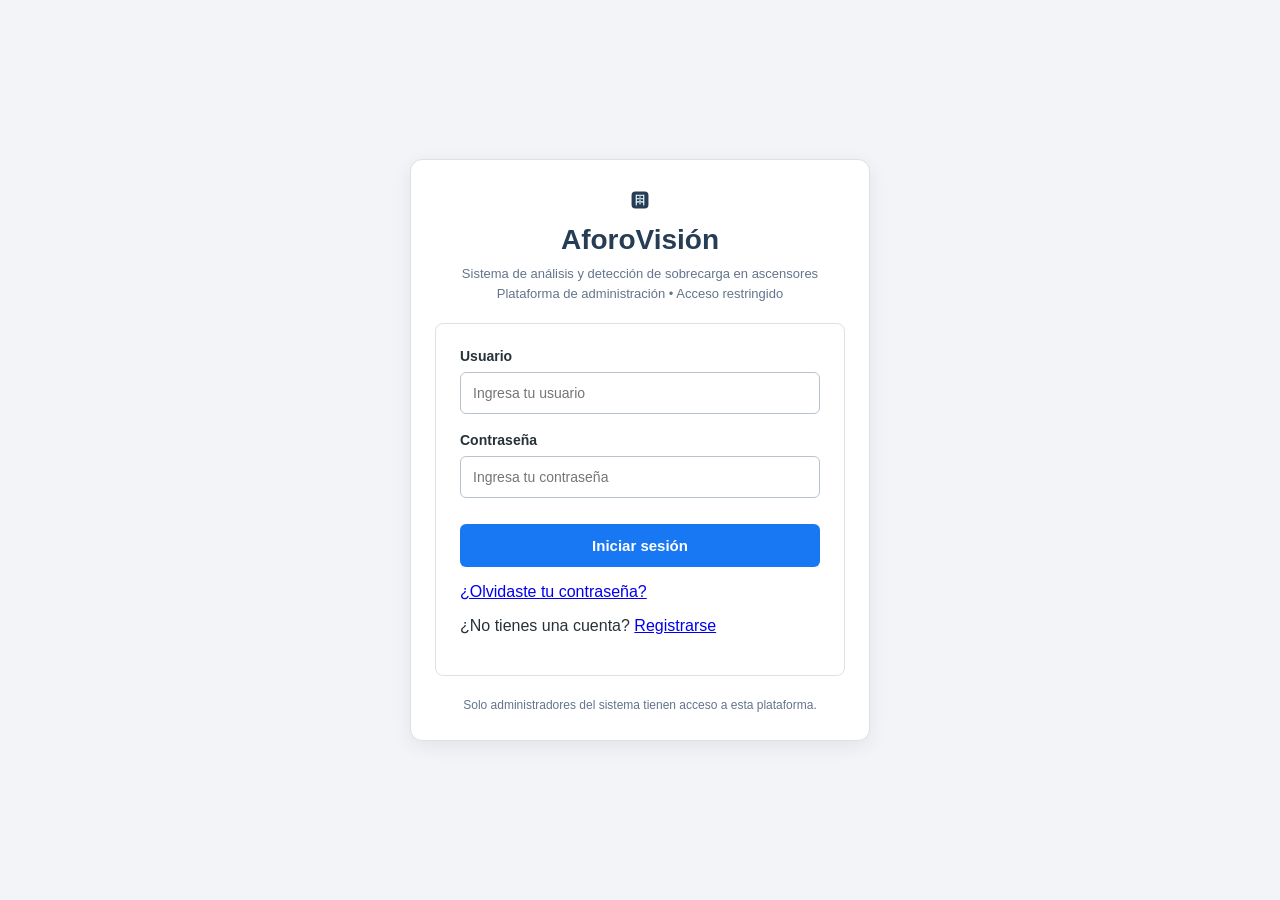
<file: Sistema-Analisis-Ascensores/frontend/pages/login.html>
<!DOCTYPE html>
<html lang="es">
<head>
    <meta charset="UTF-8">
    <meta name="viewport" content="width=device-width, initial-scale=1.0">
    <title>Iniciar sesión | AforoVisión</title>
    <link rel="stylesheet" href="../styles/login.css">
</head>
<body>

    <main class="login-container">
        <section class="login-card">

            <header class="login-header">
                <div class="logo">
                    <svg viewBox="0 0 64 64" role="img"
                         aria-label="Logo de AforoVisión">
                        <rect x="5" y="5" width="54" height="54" rx="12"
                              fill="#263d55"/>
                        <path d="M20 48 V17 H44 V48 M20 28 H44 M20 38 H44"
                              fill="none" stroke="#ffffff"
                              stroke-width="3.5" stroke-linecap="round"/>
                        <circle cx="32" cy="22" r="3" fill="#8cc8ff"/>
                        <circle cx="32" cy="33" r="3" fill="#8cc8ff"/>
                        <circle cx="32" cy="43" r="3" fill="#8cc8ff"/>
                    </svg>
                </div>

                <h1>AforoVisión</h1>
                <p class="subtitle">
                    Sistema de análisis y detección de sobrecarga en ascensores
                </p>
                <p class="subtitle">
                    Plataforma de administración • Acceso restringido
                </p>
            </header>

            <div class="login-content">
                <form id="loginForm">
                    <div class="form-group">
                        <label for="usuario">Usuario</label>
                        <input
                            type="text"
                            id="usuario"
                            name="usuario"
                            placeholder="Ingresa tu usuario"
                            autocomplete="username"
                            required
                        >
                    </div>

                    <div class="form-group">
                        <label for="contrasena">Contraseña</label>
                        <input
                            type="password"
                            id="contrasena"
                            name="contrasena"
                            placeholder="Ingresa tu contraseña"
                            autocomplete="current-password"
                            required
                        >
                    </div>

                    <p id="mensaje" role="alert" aria-live="polite"></p>

                    <button type="submit" id="btnLogin">
                        Iniciar sesión
                    </button>

                    <p class="enlace-recuperacion">
                        <a href="recuperar-contrasena.html">
                            ¿Olvidaste tu contraseña?
                        </a>
                    </p>

                    <p class="enlace-registro">
                        ¿No tienes una cuenta?
                        <a href="registro.html">Registrarse</a>
                    </p>
                </form>
            </div>

            <footer class="login-footer">
                Solo administradores del sistema tienen acceso a esta plataforma.
            </footer>

        </section>
    </main>

    <script>
        const formulario = document.getElementById("loginForm");
        const campoUsuario = document.getElementById("usuario");
        const campoContrasena = document.getElementById("contrasena");
        const mensaje = document.getElementById("mensaje");
        const boton = document.getElementById("btnLogin");

        formulario.addEventListener("submit", async function(event) {
            event.preventDefault();

            const usuario = campoUsuario.value.trim();
            const contrasena = campoContrasena.value;

            if (!usuario || !contrasena) {
                mensaje.textContent =
                    "Por favor, ingrese su usuario y contraseña.";
                return;
            }

            mensaje.textContent = "";
            boton.disabled = true;
            boton.textContent = "Ingresando...";

            try {
                const respuesta = await fetch(
                    "http://127.0.0.1:8000/api/auth/login",
                    {
                        method: "POST",
                        headers: {
                            "Content-Type": "application/json",
                            "Accept": "application/json"
                        },
                        body: JSON.stringify({
                            usuario: usuario,
                            contrasena: contrasena
                        })
                    }
                );

                const datos = await respuesta.json();

                if (!respuesta.ok) {
                    if (respuesta.status === 401) {
                        mensaje.textContent =
                            "Error de acceso: usuario o contraseña incorrectos.";
                    } else {
                        mensaje.textContent =
                            datos.detail || "No fue posible iniciar sesión.";
                    }
                    return;
                }

                sessionStorage.setItem(
                    "aforovision_token",
                    datos.access_token
                );

                sessionStorage.setItem(
                    "aforovision_usuario",
                    JSON.stringify(datos.usuario)
                );

                // Redirigir al contenedor principal del sistema.
                window.location.href = "panel.html";

            } catch (error) {
                mensaje.textContent =
                    "No se pudo conectar con el servidor. Verifique que el backend esté funcionando.";
            } finally {
                boton.disabled = false;
                boton.textContent = "Iniciar sesión";
            }
        });
    </script>

</body>
</html>
</file>
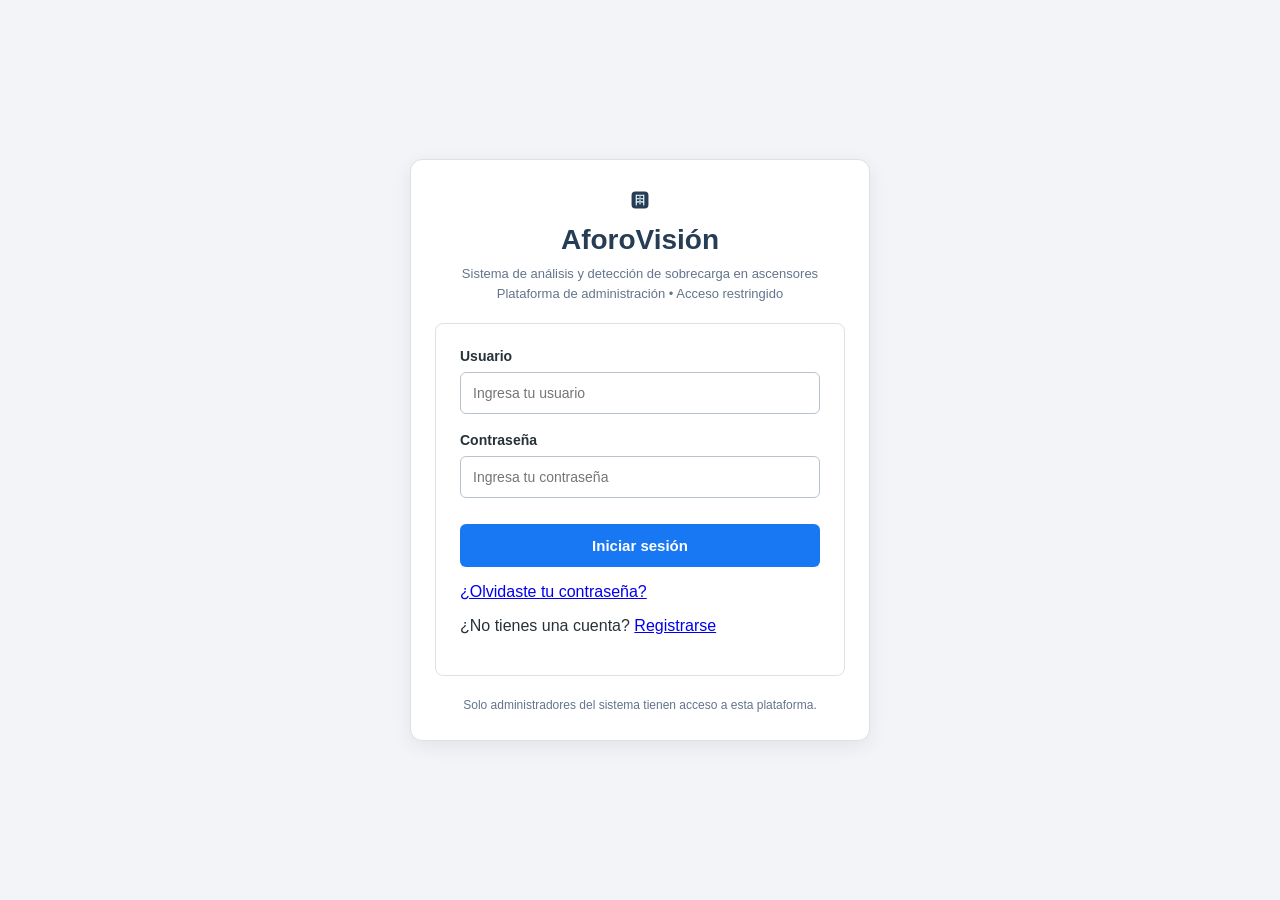
<file: Sistema-Analisis-Ascensores/frontend/pages/monitoreo.html>
<!DOCTYPE html>
<html lang="es">
<head>
    <meta charset="UTF-8">
    <meta name="viewport" content="width=device-width, initial-scale=1.0">
    <title>Monitoreo | AforoVisión</title>
    <link rel="stylesheet" href="../styles/monitoreo.css">

    <style>
        .video-actions {
            display: flex;
            align-items: center;
            gap: 12px;
            flex-wrap: wrap;
            margin-top: 10px;
        }

        .btn-eliminar-video {
            background: #dc3545;
            color: white;
            border: none;
            padding: 10px 16px;
            border-radius: 6px;
            font-size: 13px;
            font-weight: 600;
            cursor: pointer;
            transition: background 0.2s, transform 0.2s;
        }

        .btn-eliminar-video:hover {
            background: #b02a37;
            transform: translateY(-1px);
        }

        .btn-eliminar-video:disabled {
            background: #999;
            cursor: not-allowed;
            transform: none;
        }

        .video-guardado {
            display: block;
            margin-top: 8px;
            color: #198754;
            overflow-wrap: anywhere;
        }

        .video-mensaje-accion {
            min-height: 18px;
            margin: 8px 0 0;
            font-size: 12px;
        }

        .video-mensaje-accion.exito {
            color: #198754;
        }

        .video-mensaje-accion.error {
            color: #b42318;
        }

        .dialogo-eliminar-video {
            width: min(420px, calc(100% - 32px));
            padding: 24px;
            border: 1px solid #d0dbea;
            border-radius: 12px;
            color: #172a43;
            box-shadow: 0 16px 48px rgba(15, 23, 42, .24);
        }

        .dialogo-eliminar-video::backdrop {
            background: rgba(15, 23, 42, .48);
        }

        .dialogo-eliminar-video h2 {
            margin: 0 0 10px;
            font-size: 18px;
        }

        .dialogo-eliminar-video p {
            margin: 0;
            line-height: 1.5;
            overflow-wrap: anywhere;
        }

        .dialogo-eliminar-video .acciones {
            display: flex;
            justify-content: flex-end;
            gap: 10px;
            margin-top: 22px;
        }

        .dialogo-eliminar-video button {
            padding: 9px 14px;
            border: 0;
            border-radius: 6px;
            font-weight: 600;
            cursor: pointer;
        }

        .dialogo-eliminar-video .cancelar {
            color: #263d55;
            background: #e8eef5;
        }

        .dialogo-eliminar-video .confirmar {
            color: #fff;
            background: #dc3545;
        }

        .decision-pendiente {
            color: #d69b32;
        }

        .decision-permitida {
            color: #198754;
        }

        .decision-rechazada {
            color: #dc3545;
        }

    </style>
</head>

<body>

    <aside class="sidebar">
        <div class="brand">
            <div class="logo">▤</div>
            <div>
                <h2>ELEVADOR</h2>
                <p>v2.4 · Admin</p>
            </div>
        </div>

        <nav>
            <a href="dashboard.html"><span>▦</span> Dashboard</a>
            <a class="active" href="monitoreo.html"><span>▣</span> Monitoreo</a>
            <a href="configuracion.html" target="_blank"><span>⚙</span> Configuración</a>
            <a href="estado-camaras.html" target="_blank"><span>⇥</span> Estado de cámaras</a>
        </nav>

        <div class="sidebar-bottom">
            <div class="general-status">
                <small>ESTADO GENERAL</small>
                <p><span class="dot"></span> Sistema operativo</p>
            </div>
            <a class="logout" href="login.html" id="btnCerrarSesion">⇥ Cerrar sesión</a>
        </div>
    </aside>

    <main class="main-content">

        <header class="page-header">
            <h1>Monitoreo en tiempo real</h1>
            <p>El sistema analiza automáticamente los videos de las cámaras.</p>
        </header>

        <section class="camera-grid">

            <!-- CÁMARA INTERIOR -->
            <article class="camera-card">

                <header class="camera-header">
                    <h2>
                        <span class="camera-icon">▱</span>
                        Cámara 1 – Interior (Cabina)
                    </h2>
                    <span class="camera-status">
                        <i></i> OPERATIVA
                    </span>
                </header>

                <div class="camera-view interior">

                    <video
                        id="video-camara-1"
                        class="camera-video"
                        controls
                        muted
                        playsinline>
                    </video>

                    <canvas
                        id="overlay-camara-1"
                        class="detection-overlay">
                    </canvas>

                    <div class="recording">REC <i></i> VIDEO</div>
                    <span class="view-label">CABINA INTERIOR · CAM1</span>
                </div>

                <div class="camera-controls">

                    <label for="archivo-camara-1">
                        Seleccionar video de la cámara interior
                    </label>

                    <input
                        type="file"
                        id="archivo-camara-1"
                        accept="video/mp4,video/webm,video/ogg">

                    <div class="video-actions">
                        <button
                            type="button"
                            class="btn-eliminar-video"
                            id="eliminar-video-camara-1"
                            disabled>
                            🗑 Eliminar video
                        </button>
                    </div>
                    <p class="video-mensaje-accion" id="mensaje-video-camara-1" role="status" aria-live="polite"></p>

                </div>

                <div class="camera-stats">

                    <div class="stat">
                        <span>Personas detectadas</span>
                        <strong id="personas-camara-1">0</strong>
                    </div>

                    <div class="stat">
                        <span>Objetos detectados</span>
                        <strong id="objetos-camara-1">0</strong>
                    </div>

                    <div class="stat">
                        <span>Ocupación actual</span>
                        <strong id="ocupacion-camara-1">--</strong>
                    </div>

                    <div class="stat">
                        <span>Espacio ocupado</span>
                        <strong id="espacio-camara-1">-- m²</strong>
                    </div>

                </div>
            </article>

            <!-- CÁMARA EXTERIOR -->
            <article class="camera-card">

                <header class="camera-header">
                    <h2>
                        <span class="camera-icon">▱</span>
                        Cámara 2 – Exterior (Acceso)
                    </h2>
                    <span class="camera-status">
                        <i></i> OPERATIVA
                    </span>
                </header>

                <div class="camera-view exterior">

                    <video
                        id="video-camara-2"
                        class="camera-video"
                        controls
                        muted
                        playsinline>
                    </video>

                    <canvas
                        id="overlay-camara-2"
                        class="detection-overlay">
                    </canvas>

                    <div class="recording">REC <i></i> VIDEO</div>

                    <div class="virtual-line">
                        <span>LÍNEA VIRTUAL</span>
                    </div>

                    <span class="view-label">CÁMARA EXTERIOR · CAM2</span>
                </div>

                <div class="camera-controls">

                    <label for="archivo-camara-2">
                        Seleccionar video de la cámara exterior
                    </label>

                    <input
                        type="file"
                        id="archivo-camara-2"
                        accept="video/mp4,video/webm,video/ogg">

                    <div class="video-actions">
                        <button
                            type="button"
                            class="btn-eliminar-video"
                            id="eliminar-video-camara-2"
                            disabled>
                            🗑 Eliminar video
                        </button>
                    </div>
                    <p class="video-mensaje-accion" id="mensaje-video-camara-2" role="status" aria-live="polite"></p>

                </div>

                <div class="camera-stats">

                    <div class="stat">
                        <span>Personas detectadas</span>
                        <strong id="personas-camara-2">0</strong>
                    </div>

                    <div class="stat">
                        <span>Objetos detectados</span>
                        <strong id="objetos-camara-2">0</strong>
                    </div>

                    <div class="stat">
                        <span>Dirección</span>
                        <strong id="direccion-camara-2">Sin movimiento</strong>
                    </div>

                    <div class="stat">
                        <span>Ingresos registrados</span>
                        <strong id="ingreso-camara-2">0 ingresos</strong>
                    </div>

                </div>
            </article>

        </section>

        <!-- ANÁLISIS DEL SISTEMA -->
        <section class="analysis-card">

            <h3>SISTEMA DE ANÁLISIS</h3>

            <div class="analysis-flow">

                <div class="flow-box">
                    <span>Cám 1</span>
                    <p>Ocupación actual</p>
                    <strong id="analisis-ocupacion">--</strong>
                </div>

                <b class="operator">+</b>

                <div class="flow-box">
                    <span>Cám 2</span>
                    <p>Espacio del ingreso</p>
                    <strong id="analisis-ingreso">--</strong>
                </div>

                <b class="operator">=</b>

                <div class="flow-box">
                    <span>Sistema</span>
                    <p>Ocupación proyectada</p>
                    <strong id="analisis-proyectado">--</strong>
                </div>

                <b class="versus">VS</b>

                <div class="flow-box">
                    <span>Config.</span>
                    <p>Límite configurado</p>
                    <strong id="analisis-limite">80%</strong>
                </div>

                <b class="operator">→</b>

                <div class="flow-box decision">
                    <span>Decisión</span>
                    <p>Automática del sistema</p>
                    <strong id="analisis-decision">Esperando</strong>
                </div>

            </div>

        </section>

        <!-- DECISIÓN -->
        <section class="decision-card">

            <h2 id="estado-analisis">
                <span class="dot"></span>
                ESPERANDO ANÁLISIS
            </h2>

            <p id="detalle-analisis">
                Selecciona y reproduce los videos de las cámaras para iniciar el monitoreo.
            </p>

            <div class="voice-message" id="mensaje-analisis">
                🔊 MENSAJE DE VOZ: Esperando análisis.
            </div>

        </section>

        <footer>
            AforoVisión · Monitoreo de ocupación en ascensores
        </footer>

    </main>

    <dialog
        class="dialogo-eliminar-video"
        id="dialogo-eliminar-video"
        aria-labelledby="titulo-dialogo-eliminar-video"
        aria-describedby="texto-dialogo-eliminar-video">
        <h2 id="titulo-dialogo-eliminar-video">¿Eliminar este video?</h2>
        <p id="texto-dialogo-eliminar-video"></p>
        <div class="acciones">
            <button type="button" class="cancelar" id="cancelar-eliminar-video">
                Cancelar
            </button>
            <button type="button" class="confirmar" id="confirmar-eliminar-video">
                Sí, eliminar
            </button>
        </div>
    </dialog>

    <script>

        // =====================================================
        // PROTECCIÓN DE SESIÓN
        // =====================================================

        const token = sessionStorage.getItem("aforovision_token");

        if (!token) {
            window.top.location.replace("login.html");
        }

        // =====================================================
        // CONFIGURACIÓN GENERAL
        // =====================================================

        const API_URL = "http://127.0.0.1:8000/api";

        const NOMBRE_BD = "AforoVisionVideos";
        const VERSION_BD = 1;
        const ALMACEN_VIDEOS = "videos";

        const CLAVE_CONFIGURACION = "aforovision_configuracion";
        const CLAVE_DASHBOARD = "aforovision_estado_monitoreo";
        const CLAVE_VIDEO = "aforovision_estado_video_";

        const INTERVALO_ANALISIS_MS = 50;

        let configuracion = {
            capacidad: 10,
            limite: 80,
            area: 3.5,
            linea: 50
        };

        let baseDatos = null;

        const urlsVideos = {};

        const procesando = {
            "camara-1": false,
            "camara-2": false
        };

        const analisisActivo = {
            "camara-1": false,
            "camara-2": false
        };

        const temporizadores = {};

        const estadoDeseadoReproduccion = {
            "camara-1": false,
            "camara-2": false
        };

        const restaurandoVideo = {
            "camara-1": false,
            "camara-2": false
        };

        // Eventos que ya recibieron un anuncio de voz.
        const eventosConVoz = new Set();

        // Evaluaciones ya aplicadas, aunque la voz no esté disponible.
        const evaluacionesProcesadas = new Set();

        // Cruces que ya fueron contabilizados.
        const crucesProcesados = new Set();

        // Contador de respaldo para eventos sin identificador del backend.
        let contadorEventosLocal = 0;

        let videoPendienteEliminar = null;

        // Última evaluación válida de ingreso.
        let ultimaEvaluacionIngreso = null;

        // =====================================================
        // DATOS DE LAS CÁMARAS
        // =====================================================

        const datosCamaras = {

            interior: {
                personas: 0,
                objetos: 0,
                porcentajeEspacial: null,
                superficieM2: null,
                medicionDisponible: false
            },

            exterior: {
                personas: 0,
                objetos: 0,
                entradas: 0,
                ultimaPersonaEvaluada: null,
                porcentajeAdicional: null,
                porcentajeProyectado: null,
                decisionDisponible: false
            }

        };

        // =====================================================
        // PROTECCIÓN DE CIERRE DE SESIÓN
        // =====================================================

        document.getElementById("btnCerrarSesion")
            .addEventListener("click", function(evento) {

                evento.preventDefault();

                guardarTodosLosVideos();

                sessionStorage.removeItem("aforovision_token");
                sessionStorage.removeItem("aforovision_usuario");

                window.top.location.replace("login.html");

            });

        // =====================================================
        // NORMALIZAR CONFIGURACIÓN
        // =====================================================

        function normalizarConfiguracion(datos) {

            return {

                capacidad: Number(datos.capacidad) > 0
                    ? Number(datos.capacidad)
                    : 10,

                limite: Number(datos.limite) > 0
                    ? Math.min(100, Number(datos.limite))
                    : 80,

                area: Number(datos.area) > 0
                    ? Number(datos.area)
                    : 3.5,

                linea: Number.isFinite(Number(datos.linea))
                    ? Math.min(100, Math.max(0, Number(datos.linea)))
                    : 50

            };

        }

        // =====================================================
        // CARGAR CONFIGURACIÓN
        // =====================================================

        function cargarConfiguracion() {

            try {

                const guardada = localStorage.getItem(
                    CLAVE_CONFIGURACION
                );

                if (guardada) {

                    configuracion = normalizarConfiguracion(
                        JSON.parse(guardada)
                    );

                }

            } catch (error) {

                console.error(
                    "Error al cargar la configuración:",
                    error
                );

            }

            actualizarLineaVisual();
            actualizarAnalisis();

        }

        // =====================================================
        // ACTUALIZAR LÍNEA VIRTUAL
        // =====================================================

        function actualizarLineaVisual() {

            const linea = document.querySelector(".virtual-line");
            const vista = document.querySelector(".camera-view.exterior");
            const video = document.getElementById("video-camara-2");

            if (!linea || !vista) return;

            if (!video?.videoWidth || !video?.videoHeight) {
                linea.style.left = `${configuracion.linea}%`;
                return;
            }

            const escala = Math.min(
                vista.clientWidth / video.videoWidth,
                vista.clientHeight / video.videoHeight
            );

            const anchoVideo = video.videoWidth * escala;
            const desplazamientoX =
                (vista.clientWidth - anchoVideo) / 2;

            linea.style.left =
                `${desplazamientoX + anchoVideo * configuracion.linea / 100}px`;

        }

        const videoExterior = document.getElementById("video-camara-2");

        videoExterior.addEventListener(
            "loadedmetadata",
            actualizarLineaVisual
        );

        window.addEventListener("resize", actualizarLineaVisual);

        // =====================================================
        // ACTUALIZAR CONFIGURACIÓN AUTOMÁTICAMENTE
        // =====================================================

        window.addEventListener("storage", function(evento) {

            if (evento.key !== CLAVE_CONFIGURACION) return;
            if (!evento.newValue) return;

            try {

                configuracion = normalizarConfiguracion(
                    JSON.parse(evento.newValue)
                );

                actualizarLineaVisual();
                actualizarAnalisis();
                publicarDatosDashboard();

            } catch (error) {

                console.error(
                    "Error al actualizar configuración:",
                    error
                );

            }

        });

        // =====================================================
        // ESTADO DE LOS VIDEOS
        // =====================================================

        function obtenerClaveVideo(id) {
            return CLAVE_VIDEO + id;
        }

        function guardarEstadoVideo(id) {

            const video = document.getElementById(`video-${id}`);

            if (!video || !video.src) return;

            const estado = {

                currentTime: video.currentTime || 0,

                reproduciendo:
                    estadoDeseadoReproduccion[id] &&
                    !video.paused &&
                    !video.ended,

                nombre: video.dataset.nombreVideo || ""

            };

            try {

                localStorage.setItem(
                    obtenerClaveVideo(id),
                    JSON.stringify(estado)
                );

            } catch (error) {

                console.error(
                    `No se pudo guardar el estado de ${id}:`,
                    error
                );

            }

        }

        function recuperarEstadoVideo(id) {

            try {

                const guardado = localStorage.getItem(
                    obtenerClaveVideo(id)
                );

                return guardado ? JSON.parse(guardado) : null;

            } catch (error) {

                console.error(
                    `No se pudo recuperar ${id}:`,
                    error
                );

                return null;

            }

        }

        function borrarEstadoVideo(id) {

            localStorage.removeItem(obtenerClaveVideo(id));

            estadoDeseadoReproduccion[id] = false;

        }

        function restaurarPosicionVideo(id) {

            const video = document.getElementById(`video-${id}`);

            const estado = recuperarEstadoVideo(id);

            if (!video || !estado) {
                restaurandoVideo[id] = false;
                return;
            }

            const nombreActual = video.dataset.nombreVideo || "";

            if (
                estado.nombre &&
                nombreActual &&
                estado.nombre !== nombreActual
            ) {

                borrarEstadoVideo(id);
                restaurandoVideo[id] = false;
                return;

            }

            restaurandoVideo[id] = true;

            const posicion = Number(estado.currentTime) || 0;

            if (
                Number.isFinite(video.duration) &&
                video.duration > 0
            ) {

                video.currentTime = Math.min(
                    posicion,
                    Math.max(0, video.duration - 0.1)
                );

            }

            estadoDeseadoReproduccion[id] = false;
            restaurandoVideo[id] = false;

        }

        // =====================================================
        // BASE DE DATOS INDEXEDDB
        // =====================================================

        function abrirBaseDatos() {

            return new Promise((resolve, reject) => {

                const solicitud = indexedDB.open(
                    NOMBRE_BD,
                    VERSION_BD
                );

                solicitud.onupgradeneeded = (evento) => {

                    const bd = evento.target.result;

                    if (!bd.objectStoreNames.contains(ALMACEN_VIDEOS)) {

                        bd.createObjectStore(ALMACEN_VIDEOS, {
                            keyPath: "id"
                        });

                    }

                };

                solicitud.onsuccess = () => {

                    baseDatos = solicitud.result;

                    baseDatos.onversionchange = () => {
                        baseDatos.close();
                    };

                    resolve(baseDatos);

                };

                solicitud.onerror = () => reject(solicitud.error);

            });

        }

        function guardarVideo(id, archivo) {

            return new Promise((resolve, reject) => {

                const transaccion = baseDatos.transaction(
                    ALMACEN_VIDEOS,
                    "readwrite"
                );

                transaccion.objectStore(ALMACEN_VIDEOS).put({

                    id: id,
                    archivo: archivo,
                    nombre: archivo.name,
                    tipo: archivo.type

                });

                transaccion.oncomplete = () => resolve();
                transaccion.onerror = () => reject(transaccion.error);
                transaccion.onabort = () => reject(transaccion.error);

            });

        }

        function recuperarVideo(id) {

            return new Promise((resolve, reject) => {

                const transaccion = baseDatos.transaction(
                    ALMACEN_VIDEOS,
                    "readonly"
                );

                const solicitud = transaccion
                    .objectStore(ALMACEN_VIDEOS)
                    .get(id);

                solicitud.onsuccess = () => {
                    resolve(solicitud.result || null);
                };

                solicitud.onerror = () => reject(solicitud.error);

            });

        }

        function eliminarVideoBD(id) {

            return new Promise((resolve, reject) => {

                const transaccion = baseDatos.transaction(
                    ALMACEN_VIDEOS,
                    "readwrite"
                );

                transaccion.objectStore(ALMACEN_VIDEOS).delete(id);

                transaccion.oncomplete = () => resolve();
                transaccion.onerror = () => reject(transaccion.error);
                transaccion.onabort = () => reject(transaccion.error);

            });

        }

        // =====================================================
        // REINICIAR SEGUIMIENTO EN EL MICROSERVICIO
        // =====================================================

        async function reiniciarSeguimiento(camaraId) {

            const respuesta = await fetch(
                `${API_URL}/vision/reiniciar?camara_id=${encodeURIComponent(camaraId)}`,
                {
                    method: "POST",
                    headers: {
                        "Authorization": `Bearer ${token}`
                    }
                }
            );

            if (!respuesta.ok) {

                const detalle = await respuesta.text();

                throw new Error(
                    `No se pudo reiniciar el seguimiento (${respuesta.status}): ${detalle}`
                );

            }

            return await respuesta.json();

        }

        // =====================================================
        // REINICIAR SESIÓN DE EVENTOS EXTERIORES
        // =====================================================

        function reiniciarEventosExterior() {

            eventosConVoz.clear();
            crucesProcesados.clear();

            contadorEventosLocal = 0;

            if ("speechSynthesis" in window) {
                window.speechSynthesis.cancel();
            }

        }

        // =====================================================
        // MOSTRAR VIDEOS
        // =====================================================

        function mostrarVideo(id, archivo, nombre) {

            const video = document.getElementById(`video-${id}`);

            if (!video) return;

            detenerAnalisis(id);
            limpiarDetecciones(id);

            estadoDeseadoReproduccion[id] = false;

            video.pause();

            if (urlsVideos[id]) {
                URL.revokeObjectURL(urlsVideos[id]);
            }

            urlsVideos[id] = URL.createObjectURL(archivo);

            video.dataset.nombreVideo = nombre;
            video.dataset.sesionIniciada = "false";

            video.src = urlsVideos[id];
            video.load();

            const input = document.getElementById(`archivo-${id}`);
            const controles = input.parentElement;

            let mensaje = controles.querySelector(".video-guardado");

            if (!mensaje) {

                mensaje = document.createElement("small");
                mensaje.className = "video-guardado";

                controles.appendChild(mensaje);

            }

            mensaje.textContent = `Video guardado: ${nombre}`;

            const boton = document.getElementById(
                `eliminar-video-${id}`
            );

            if (boton) boton.disabled = false;

        }

        // =====================================================
        // REINICIAR DATOS DE OCUPACIÓN INTERIOR
        // =====================================================

        function reiniciarCamaraInterior() {

            datosCamaras.interior = {

                personas: 0,
                objetos: 0,
                porcentajeEspacial: null,
                superficieM2: null,
                medicionDisponible: false

            };

            document.getElementById(
                "personas-camara-1"
            ).textContent = "0";

            document.getElementById(
                "objetos-camara-1"
            ).textContent = "0";

            document.getElementById(
                "ocupacion-camara-1"
            ).textContent = "--";

            document.getElementById(
                "espacio-camara-1"
            ).textContent = "-- m²";

            actualizarAnalisis();

        }

        // =====================================================
        // REINICIAR DATOS EXTERIORES
        // =====================================================

        function reiniciarConteoExterior() {

            datosCamaras.exterior = {

                personas: 0,
                objetos: 0,
                entradas: 0,
                ultimaPersonaEvaluada: null,
                porcentajeAdicional: null,
                porcentajeProyectado: null,
                decisionDisponible: false

            };

            ultimaEvaluacionIngreso = null;

            reiniciarEventosExterior();

            document.getElementById(
                "personas-camara-2"
            ).textContent = "0";

            document.getElementById(
                "objetos-camara-2"
            ).textContent = "0";

            document.getElementById(
                "ingreso-camara-2"
            ).textContent = "0 ingresos";

            document.getElementById(
                "direccion-camara-2"
            ).textContent = "Sin movimiento";

            actualizarAnalisis();

        }

        // =====================================================
        // ELIMINAR VIDEO COMPLETAMENTE
        // =====================================================

        function mostrarMensajeVideo(id, texto, tipo) {

            const mensaje = document.getElementById(
                `mensaje-video-${id}`
            );

            if (!mensaje) return;

            mensaje.textContent = texto;
            mensaje.className = `video-mensaje-accion ${tipo}`;

        }

        function solicitarEliminarVideo(id) {

            const video = document.getElementById(`video-${id}`);

            if (!video || !video.dataset.nombreVideo) return;

            videoPendienteEliminar = id;

            const camara = id === "camara-1"
                ? "cámara interior"
                : "cámara exterior";

            document.getElementById(
                "texto-dialogo-eliminar-video"
            ).textContent =
                `Se eliminará "${video.dataset.nombreVideo}" de la ${camara} y se reiniciarán sus estadísticas.`;

            document.getElementById(
                "dialogo-eliminar-video"
            ).showModal();

            document.getElementById(
                "cancelar-eliminar-video"
            ).focus();

        }

        async function eliminarVideo(id) {

            const video = document.getElementById(`video-${id}`);
            const input = document.getElementById(`archivo-${id}`);

            if (!video) return;

            const boton = document.getElementById(
                `eliminar-video-${id}`
            );

            try {

                if (boton) boton.disabled = true;

                detenerAnalisis(id);

                estadoDeseadoReproduccion[id] = false;

                video.pause();

                borrarEstadoVideo(id);

                video.removeAttribute("src");
                video.load();

                delete video.dataset.nombreVideo;
                delete video.dataset.sesionIniciada;

                if (urlsVideos[id]) {

                    URL.revokeObjectURL(urlsVideos[id]);

                    delete urlsVideos[id];

                }

                input.value = "";

                const mensaje = input.parentElement.querySelector(
                    ".video-guardado"
                );

                if (mensaje) mensaje.remove();

                await eliminarVideoBD(id);

                if (id === "camara-1") {

                    reiniciarCamaraInterior();
                    await reiniciarSeguimiento("interior");

                } else if (id === "camara-2") {

                    reiniciarConteoExterior();
                    await reiniciarSeguimiento("exterior");

                }

                limpiarDetecciones(id);

                actualizarAnalisis();
                publicarDatosDashboard();

                console.log(`Video de ${id} eliminado correctamente.`);

                mostrarMensajeVideo(
                    id,
                    "El video se eliminó correctamente.",
                    "exito"
                );

            } catch (error) {

                console.error(
                    `Error al eliminar el video de ${id}:`,
                    error
                );

                mostrarMensajeVideo(
                    id,
                    "No se pudo completar la eliminación. Revisa la consola para ver el error.",
                    "error"
                );

                if (boton) {
                    boton.disabled = !video.dataset.nombreVideo;
                }

            }

        }

        // =====================================================
        // CONFIGURAR BOTONES DE ELIMINACIÓN
        // =====================================================

        function configurarBotonesEliminar() {

            const dialogo = document.getElementById(
                "dialogo-eliminar-video"
            );

            document.getElementById(
                "confirmar-eliminar-video"
            ).addEventListener("click", async function() {

                const id = videoPendienteEliminar;

                dialogo.close();

                if (id) {
                    await eliminarVideo(id);
                }

            });

            document.getElementById(
                "cancelar-eliminar-video"
            ).addEventListener("click", function() {

                dialogo.close();

            });

            dialogo.addEventListener("close", function() {

                videoPendienteEliminar = null;

            });

            document.getElementById(
                "eliminar-video-camara-1"
            ).addEventListener("click", function() {

                solicitarEliminarVideo("camara-1");

            });

            document.getElementById(
                "eliminar-video-camara-2"
            ).addEventListener("click", function() {

                solicitarEliminarVideo("camara-2");

            });

        }

        // =====================================================
        // OBTENER DETECCIONES
        // =====================================================

        function obtenerListaDetecciones(resultado) {

            if (Array.isArray(resultado.detecciones)) {
                return resultado.detecciones;
            }

            if (Array.isArray(resultado.objetos)) {
                return resultado.objetos;
            }

            if (Array.isArray(resultado.personas)) {
                return resultado.personas;
            }

            return [];

        }

        function obtenerClase(objeto) {

            return String(
                objeto.clase ??
                objeto.nombre ??
                objeto.class_name ??
                objeto.label ??
                objeto.name ??
                ""
            ).toLowerCase();

        }

        function esPersona(objeto) {

            const tipo = String(
                objeto.tipo ?? ""
            ).toLowerCase();

            if (tipo === "persona" || tipo === "person") {
                return true;
            }

            if (tipo === "objeto") {
                return false;
            }

            const clase = obtenerClase(objeto);

            return (
                clase === "person" ||
                clase === "persona" ||
                clase === "0"
            );

        }

        function contarPersonas(resultado, detecciones) {

            const personas = detecciones.filter(esPersona).length;

            if (detecciones.length > 0) return personas;

            const cantidad =
                resultado.personas_detectadas ??
                resultado.cantidad_detectada ??
                resultado.total_personas ??
                0;

            return Number(cantidad) || 0;

        }

        function contarOtrosObjetos(detecciones) {

            return detecciones.filter(
                objeto => !esPersona(objeto)
            ).length;

        }

        // =====================================================
        // CONVERTIR VALOR A NÚMERO VÁLIDO
        // =====================================================

        function numeroValido(valor) {

            if (
                valor === null ||
                valor === undefined ||
                valor === ""
            ) {
                return null;
            }

            const numero = Number(valor);

            return Number.isFinite(numero) ? numero : null;

        }

        // =====================================================
        // OBTENER PORCENTAJE ESPACIAL
        // =====================================================

        function obtenerPorcentajeEspacial(resultado) {

            // No utilizar porcentajes genéricos que podrían representar
            // el área ocupada en píxeles de la imagen.
            const posiblesValores = [

                resultado.porcentaje_ocupacion_espacial,

                resultado.porcentaje_espacial_calibrado,

                resultado.porcentaje_ocupacion_calibrado

            ];

            for (const valor of posiblesValores) {

                const numero = numeroValido(valor);

                if (
                    numero !== null &&
                    numero >= 0 &&
                    numero <= 100
                ) {
                    return numero;
                }

            }

            return null;

        }

        // =====================================================
        // DIBUJAR MÁSCARAS Y DETECCIONES
        // =====================================================

        function dibujarDetecciones(id, resultado) {

            const video = document.getElementById(`video-${id}`);
            const canvas = document.getElementById(`overlay-${id}`);

            if (!video || !canvas) return;

            const contexto = canvas.getContext("2d");

            const ancho = canvas.clientWidth;
            const alto = canvas.clientHeight;

            const escalaDPI = window.devicePixelRatio || 1;

            canvas.width = Math.round(ancho * escalaDPI);
            canvas.height = Math.round(alto * escalaDPI);

            contexto.setTransform(
                escalaDPI, 0, 0, escalaDPI, 0, 0
            );

            contexto.clearRect(0, 0, ancho, alto);

            if (
                !video.videoWidth ||
                !video.videoHeight ||
                !ancho ||
                !alto
            ) return;

            const detecciones = obtenerListaDetecciones(resultado);

            const escala = Math.min(
                ancho / video.videoWidth,
                alto / video.videoHeight
            );

            const anchoVideo = video.videoWidth * escala;
            const altoVideo = video.videoHeight * escala;

            const desplazamientoX = (ancho - anchoVideo) / 2;
            const desplazamientoY = (alto - altoVideo) / 2;

            for (const objeto of detecciones) {

                const posicion = objeto.posicion;

                if (!posicion) continue;

                const x1 = Number(posicion.x1);
                const y1 = Number(posicion.y1);
                const x2 = Number(posicion.x2);
                const y2 = Number(posicion.y2);

                if (![x1, y1, x2, y2].every(Number.isFinite)) {
                    continue;
                }

                const izquierda = desplazamientoX + x1 * escala;
                const arriba = desplazamientoY + y1 * escala;
                const derecha = desplazamientoX + x2 * escala;
                const abajo = desplazamientoY + y2 * escala;

                const anchoCaja = derecha - izquierda;
                const altoCaja = abajo - arriba;

                if (anchoCaja <= 0 || altoCaja <= 0) continue;

                const esPersonaDetectada = esPersona(objeto);

                // Máscara de segmentación.
                const mascara = objeto.mascara;

                if (Array.isArray(mascara) && mascara.length >= 3) {

                    const puntos = mascara.map(punto => {

                        if (Array.isArray(punto)) {
                            return {
                                x: Number(punto[0]),
                                y: Number(punto[1])
                            };
                        }

                        return {
                            x: Number(punto.x),
                            y: Number(punto.y)
                        };

                    }).filter(punto =>
                        Number.isFinite(punto.x) &&
                        Number.isFinite(punto.y)
                    );

                    if (puntos.length >= 3) {

                        const color = esPersonaDetectada
                            ? "70, 190, 150"
                            : "235, 165, 75";

                        contexto.beginPath();

                        contexto.moveTo(
                            desplazamientoX + puntos[0].x * escala,
                            desplazamientoY + puntos[0].y * escala
                        );

                        for (let i = 1; i < puntos.length; i++) {

                            contexto.lineTo(
                                desplazamientoX + puntos[i].x * escala,
                                desplazamientoY + puntos[i].y * escala
                            );

                        }

                        contexto.closePath();

                        contexto.fillStyle = `rgba(${color}, 0.18)`;
                        contexto.strokeStyle = `rgba(${color}, 0.85)`;
                        contexto.lineWidth = 1.5;

                        contexto.fill();
                        contexto.stroke();

                    }

                }

                // Caja delimitadora.
                contexto.strokeStyle = esPersonaDetectada
                    ? "#46c99a"
                    : "#e6a34b";

                contexto.lineWidth = 1.5;

                contexto.strokeRect(
                    izquierda,
                    arriba,
                    anchoCaja,
                    altoCaja
                );

                // Las personas muestran su ID.
                // Los objetos solo muestran la etiqueta "Objeto".
                let etiqueta;

                if (esPersonaDetectada) {

                    const idObjeto = objeto.id ?? "--";

                    etiqueta = `Persona ID: ${idObjeto}`;

                } else {

                    etiqueta = "Objeto";

                }

                contexto.font = "bold 11px Arial";

                const anchoTexto = contexto.measureText(
                    etiqueta
                ).width;

                const altoEtiqueta = 19;

                const etiquetaY = Math.max(
                    0,
                    arriba - altoEtiqueta
                );

                contexto.fillStyle = "rgba(0, 0, 0, 0.78)";

                contexto.fillRect(
                    izquierda,
                    etiquetaY,
                    anchoTexto + 10,
                    altoEtiqueta
                );

                contexto.fillStyle = esPersonaDetectada
                    ? "#75e0b8"
                    : "#f3bd73";

                contexto.fillText(
                    etiqueta,
                    izquierda + 5,
                    etiquetaY + 13
                );

            }

        }

        // =====================================================
        // LIMPIAR DETECCIONES
        // =====================================================

        function limpiarDetecciones(id) {

            const canvas = document.getElementById(`overlay-${id}`);

            if (!canvas) return;

            const contexto = canvas.getContext("2d");

            contexto.clearRect(
                0,
                0,
                canvas.width,
                canvas.height
            );

        }

        // =====================================================
        // VOZ DEL SISTEMA
        // =====================================================

        function obtenerMensajeDecision(decision) {

            return decision
                ? "Ingreso permitido. Puede ingresar al ascensor."
                : "Capacidad completa, espere el siguiente viaje.";

        }

        function emitirMensajeVoz(eventoId, decision) {

            if (!("speechSynthesis" in window)) {

                console.warn(
                    "Este navegador no admite reproducción de voz."
                );

                return;

            }

            if (!eventoId || eventosConVoz.has(eventoId)) {
                return;
            }

            // Registrar antes de reproducir para impedir duplicados.
            eventosConVoz.add(eventoId);

            const mensaje = obtenerMensajeDecision(decision);

            // Evitar acumular mensajes antiguos.
            window.speechSynthesis.cancel();

            const anuncio = new SpeechSynthesisUtterance(mensaje);

            anuncio.lang = "es-ES";
            anuncio.rate = 0.9;
            anuncio.pitch = 1;
            anuncio.volume = 1;

            anuncio.onstart = () => {

                console.log(
                    "Reproduciendo mensaje de voz:",
                    mensaje
                );

            };

            anuncio.onend = () => {

                console.log(
                    "Finalizó el mensaje de voz."
                );

            };

            anuncio.onerror = (evento) => {

                console.error(
                    "Error al reproducir la voz:",
                    evento
                );

            };

            window.speechSynthesis.speak(anuncio);

        }

        // =====================================================
        // MOSTRAR ESTADO PENDIENTE
        // =====================================================

        function mostrarPendiente(mensaje) {

            document.getElementById(
                "analisis-decision"
            ).textContent = "Pendiente";

            document.getElementById(
                "estado-analisis"
            ).innerHTML =
                "<span class='dot'></span> ESPERANDO EVALUACIÓN ESPACIAL";

            document.getElementById(
                "estado-analisis"
            ).className = "decision-pendiente";

            document.getElementById(
                "detalle-analisis"
            ).textContent = mensaje;

            document.getElementById(
                "mensaje-analisis"
            ).textContent =
                "🔊 MENSAJE DE VOZ: Esperando una evaluación espacial válida.";

        }

        // =====================================================
        // COMPARTIR DATOS CON EL DASHBOARD
        // =====================================================

        function publicarDatosDashboard() {

            const interior = datosCamaras.interior;
            const exterior = datosCamaras.exterior;

            const videoInterior = document.getElementById(
                "video-camara-1"
            );

            const videoExterior = document.getElementById(
                "video-camara-2"
            );

            const datosCompartidos = {

                personas: interior.personas,

                objetos: interior.objetos,

                ocupacionActual: interior.porcentajeEspacial,

                superficieOcupadaM2: interior.superficieM2,

                medicionEspacialDisponible:
                    interior.medicionDisponible,

                ingresosRegistrados: exterior.entradas,

                porcentajeAdicional: exterior.porcentajeAdicional,

                porcentajeProyectado: exterior.porcentajeProyectado,

                decisionDisponible: exterior.decisionDisponible,

                decision:
                    exterior.decisionDisponible &&
                    ultimaEvaluacionIngreso
                        ? (
                            ultimaEvaluacionIngreso.permitir_ingreso
                                ? "Ingreso permitido"
                                : "Ingreso no permitido"
                        )
                        : "Esperando evaluación espacial",

                direccion: document.getElementById(
                    "direccion-camara-2"
                ).textContent,

                camara1Activa:
                    !videoInterior.paused && !videoInterior.ended,

                camara2Activa:
                    !videoExterior.paused && !videoExterior.ended,

                actualizado: new Date().toISOString()

            };

            try {

                localStorage.setItem(
                    CLAVE_DASHBOARD,
                    JSON.stringify(datosCompartidos)
                );

            } catch (error) {

                console.error(
                    "No se pudieron compartir los datos:",
                    error
                );

            }

        }

        // =====================================================
        // ACTUALIZAR CÁMARA INTERIOR
        // =====================================================

        function actualizarCamaraInterior(resultado) {

            const detecciones = obtenerListaDetecciones(resultado);

            const personas = contarPersonas(
                resultado,
                detecciones
            );

            const objetos = contarOtrosObjetos(detecciones);

            const interior = datosCamaras.interior;

            interior.personas = personas;
            interior.objetos = objetos;

            // Solo se acepta un porcentaje espacial calibrado.
            const porcentajeEspacial = obtenerPorcentajeEspacial(resultado);

            const superficie = numeroValido(
                resultado.superficie_ocupada_m2
            );

            interior.porcentajeEspacial = porcentajeEspacial;
            interior.superficieM2 = superficie;

            interior.medicionDisponible =
                porcentajeEspacial !== null;

            document.getElementById(
                "personas-camara-1"
            ).textContent = personas;

            document.getElementById(
                "objetos-camara-1"
            ).textContent = objetos;

            document.getElementById(
                "ocupacion-camara-1"
            ).textContent =
                porcentajeEspacial !== null
                    ? `${porcentajeEspacial.toFixed(1)}%`
                    : "--";

            document.getElementById(
                "espacio-camara-1"
            ).textContent =
                superficie !== null
                    ? `${superficie.toFixed(2)} m²`
                    : "-- m²";

            actualizarAnalisis();
            publicarDatosDashboard();

        }

        // =====================================================
        // OBTENER IDENTIFICADOR ÚNICO DEL EVENTO
        // =====================================================

        function obtenerIdentificadorEvento(evaluacion, cruce) {

            const identificadores = [

                evaluacion?.evento_id,
                evaluacion?.id_evento,
                evaluacion?.cruce_id,

                cruce?.evento_id,
                cruce?.id_evento,
                cruce?.cruce_id

            ];

            for (const identificador of identificadores) {

                if (
                    identificador !== null &&
                    identificador !== undefined &&
                    identificador !== ""
                ) {

                    return String(identificador);

                }

            }

            const personaId =
                evaluacion?.persona_id ??
                evaluacion?.id_persona ??
                cruce?.persona_id ??
                cruce?.id_persona ??
                evaluacion?.id ??
                cruce?.id;

            const fotograma =
                evaluacion?.numero_fotograma ??
                evaluacion?.fotograma ??
                evaluacion?.frame ??
                cruce?.numero_fotograma ??
                cruce?.fotograma ??
                cruce?.frame;

            const direccion =
                evaluacion?.direccion ??
                cruce?.direccion ??
                "entrada";

            if (
                personaId !== null &&
                personaId !== undefined &&
                fotograma !== null &&
                fotograma !== undefined
            ) {

                return `${personaId}_${direccion}_${fotograma}`;

            }

            // Si no hay identificador de evento ni fotograma,
            // se utiliza una clave local para este cruce.
            // El backend debería proporcionar evento_id para
            // garantizar deduplicación exacta entre fotogramas.
            if (personaId !== null && personaId !== undefined) {

                return `${personaId}_${direccion}_sin_fotograma_${contadorEventosLocal}`;

            }

            contadorEventosLocal++;

            return `evento_local_${contadorEventosLocal}`;

        }

        // =====================================================
        // PROCESAR EVALUACIÓN DE INGRESO
        // =====================================================

        function procesarEvaluacionIngreso(evaluacion, cruce) {

            if (!evaluacion || typeof evaluacion !== "object") {
                return;
            }

            // Se necesita una decisión explícita del backend.
            const decisionValida =
                evaluacion.permitir_ingreso === true ||
                evaluacion.permitir_ingreso === false;

            if (!decisionValida) {

                mostrarPendiente(
                    evaluacion.motivo ||
                    "El sistema todavía no ha recibido una decisión de ingreso."
                );

                return;

            }

            const eventoId = obtenerIdentificadorEvento(
                evaluacion,
                cruce
            );

            if (evaluacionesProcesadas.has(eventoId)) {
                return;
            }

            const porcentajeAdicional = numeroValido(
                evaluacion.porcentaje_entrante ??
                evaluacion.porcentaje_adicional ??
                evaluacion.porcentaje_ocupacion_entrante ??
                evaluacion.porcentaje_ingreso_aprox
            );

            const porcentajeProyectado = numeroValido(
                evaluacion.porcentaje_proyectado ??
                evaluacion.porcentaje_proyectado_aprox
            );

            const permitirIngreso =
                evaluacion.permitir_ingreso === true;

            evaluacionesProcesadas.add(eventoId);

            datosCamaras.exterior.porcentajeAdicional =
                porcentajeAdicional;

            datosCamaras.exterior.porcentajeProyectado =
                porcentajeProyectado;

            // Se conserva la decisión recibida aunque falte algún porcentaje.
            datosCamaras.exterior.decisionDisponible = true;

            ultimaEvaluacionIngreso = {

                ...evaluacion,

                evento_id: eventoId

            };

            const mensaje = obtenerMensajeDecision(permitirIngreso);

            document.getElementById(
                "analisis-decision"
            ).textContent = permitirIngreso
                ? "Permitido"
                : "No permitido";

            document.getElementById(
                "estado-analisis"
            ).innerHTML = permitirIngreso
                ? "<span class='dot'></span> INGRESO PERMITIDO"
                : "<span class='dot'></span> INGRESO NO PERMITIDO";

            document.getElementById(
                "estado-analisis"
            ).className = permitirIngreso
                ? "decision-permitida"
                : "decision-rechazada";

            document.getElementById(
                "detalle-analisis"
            ).textContent =
                evaluacion.motivo ||
                (permitirIngreso
                    ? "La evaluación permite el ingreso."
                    : "La evaluación no permite el ingreso.");

            document.getElementById(
                "mensaje-analisis"
            ).textContent = `🔊 MENSAJE DE VOZ: ${mensaje}`;

            // La voz se reproduce después de la evaluación.
            emitirMensajeVoz(
                eventoId,
                permitirIngreso
            );

            actualizarAnalisis();
            publicarDatosDashboard();

            console.log("Evaluación de ingreso procesada:", {
                eventoId,
                permitirIngreso,
                evaluacion
            });

        }

        // =====================================================
        // ACTUALIZAR CÁMARA EXTERIOR
        // =====================================================

        function actualizarCamaraExterior(resultado) {

            const detecciones = obtenerListaDetecciones(resultado);

            const personas = contarPersonas(
                resultado,
                detecciones
            );

            const objetos = contarOtrosObjetos(detecciones);

            datosCamaras.exterior.personas = personas;
            datosCamaras.exterior.objetos = objetos;

            document.getElementById(
                "personas-camara-2"
            ).textContent = personas;

            document.getElementById(
                "objetos-camara-2"
            ).textContent = objetos;

            const cruces = Array.isArray(resultado.cruces_detectados)
                ? resultado.cruces_detectados
                : [];

            const entradasConfirmadas = [];

            for (const cruce of cruces) {

                const direccion = String(
                    cruce.direccion || ""
                ).toLowerCase();

                const esEntrada =
                    direccion === "izquierda_a_derecha" ||
                    direccion === "entrada";

                const esSalida =
                    direccion === "derecha_a_izquierda" ||
                    direccion === "salida";

                if (!esEntrada && !esSalida) {
                    continue;
                }

                const eventoId = obtenerIdentificadorEvento(
                    {},
                    cruce
                );

                if (crucesProcesados.has(eventoId)) {
                    continue;
                }

                crucesProcesados.add(eventoId);

                if (esEntrada) {

                    datosCamaras.exterior.entradas++;

                    entradasConfirmadas.push({
                        cruce,
                        eventoId
                    });

                    document.getElementById(
                        "direccion-camara-2"
                    ).textContent = "Izquierda → derecha";

                } else {

                    document.getElementById(
                        "direccion-camara-2"
                    ).textContent = "Derecha → izquierda";

                }

            }

            document.getElementById(
                "ingreso-camara-2"
            ).textContent =
                `${datosCamaras.exterior.entradas} ingresos`;

            // Procesar evaluaciones emitidas en el fotograma del cruce.
            if (entradasConfirmadas.length > 0) {

                const evaluaciones = Array.isArray(
                    resultado.evaluaciones_ingreso
                )
                    ? resultado.evaluaciones_ingreso
                    : [];

                for (const evaluacion of evaluaciones) {

                    const personaId =
                        evaluacion.persona_id ??
                        evaluacion.id_persona ??
                        evaluacion.id;

                    let entradaRelacionada = entradasConfirmadas.find(
                        entrada => {

                            const cruce = entrada.cruce;

                            const idCruce =
                                cruce.persona_id ??
                                cruce.id_persona ??
                                cruce.id;

                            return (
                                personaId !== null &&
                                personaId !== undefined &&
                                idCruce !== null &&
                                idCruce !== undefined &&
                                String(personaId) === String(idCruce)
                            );

                        }
                    );

                    // Si el resultado contiene una sola entrada,
                    // se relaciona con la evaluación recibida.
                    if (
                        !entradaRelacionada &&
                        entradasConfirmadas.length === 1
                    ) {

                        entradaRelacionada = entradasConfirmadas[0];

                    }

                    if (entradaRelacionada) {

                        const cruce = entradaRelacionada.cruce;

                        // La evaluación y el cruce deben compartir
                        // el identificador del evento cuando exista.
                        const evaluacionConEvento = {

                            ...evaluacion,

                            evento_id:
                                evaluacion.evento_id ??
                                evaluacion.id_evento ??
                                evaluacion.cruce_id ??
                                entradaRelacionada.eventoId

                        };

                        procesarEvaluacionIngreso(
                            evaluacionConEvento,
                            cruce
                        );

                    }

                }

            }

            // El backend conserva el último ingreso después del fotograma
            // del cruce, cuando cruces_detectados ya vuelve a estar vacío.
            const ultimoIngreso = resultado.ultimo_ingreso;
            const direccionUltimoIngreso = String(
                ultimoIngreso?.direccion || ""
            ).toLowerCase();
            const ultimoEventoEsEntrada =
                ultimoIngreso?.tipo_evento === "entrada" ||
                ultimoIngreso?.tipo === "entrada" ||
                direccionUltimoIngreso === "izquierda_a_derecha" ||
                direccionUltimoIngreso === "entrada";

            if (ultimoEventoEsEntrada) {
                procesarEvaluacionIngreso(
                    ultimoIngreso,
                    ultimoIngreso
                );
            }

            actualizarAnalisis();
            publicarDatosDashboard();

        }

        // =====================================================
        // ANÁLISIS GENERAL
        // =====================================================

        function actualizarAnalisis() {

            const interior = datosCamaras.interior;
            const exterior = datosCamaras.exterior;

            document.getElementById(
                "analisis-ocupacion"
            ).textContent =
                interior.porcentajeEspacial !== null
                    ? `${interior.porcentajeEspacial.toFixed(1)}%`
                    : "--";

            document.getElementById(
                "analisis-ingreso"
            ).textContent =
                exterior.porcentajeAdicional !== null
                    ? `+${exterior.porcentajeAdicional.toFixed(1)}%`
                    : "--";

            document.getElementById(
                "analisis-proyectado"
            ).textContent =
                exterior.porcentajeProyectado !== null
                    ? `${exterior.porcentajeProyectado.toFixed(1)}%`
                    : "--";

            document.getElementById(
                "analisis-limite"
            ).textContent = `${configuracion.limite}%`;

            // PRIORIDAD 1: mostrar la última decisión recibida.
            if (
                exterior.decisionDisponible &&
                ultimaEvaluacionIngreso
            ) {

                const permitido =
                    ultimaEvaluacionIngreso.permitir_ingreso === true;

                document.getElementById(
                    "analisis-decision"
                ).textContent = permitido
                    ? "Permitido"
                    : "No permitido";

                document.getElementById(
                    "estado-analisis"
                ).innerHTML = permitido
                    ? "<span class='dot'></span> INGRESO PERMITIDO"
                    : "<span class='dot'></span> INGRESO NO PERMITIDO";

                document.getElementById(
                    "estado-analisis"
                ).className = permitido
                    ? "decision-permitida"
                    : "decision-rechazada";

                document.getElementById(
                    "detalle-analisis"
                ).textContent =
                    ultimaEvaluacionIngreso.motivo ||
                    "Evaluación de ingreso recibida.";

                publicarDatosDashboard();

                return;

            }

            // PRIORIDAD 2: revisar la ocupación interior.
            if (!interior.medicionDisponible) {

                mostrarPendiente(
                    "Esperando los datos de ocupación de la cámara interior."
                );

                publicarDatosDashboard();

                return;

            }

            // PRIORIDAD 3: esperar el próximo cruce confirmado.
            document.getElementById(
                "analisis-decision"
            ).textContent = "Esperando";

            document.getElementById(
                "estado-analisis"
            ).innerHTML =
                "<span class='dot'></span> OCUPACIÓN INTERIOR ANALIZADA";

            document.getElementById(
                "estado-analisis"
            ).className = "";

            document.getElementById(
                "detalle-analisis"
            ).textContent =
                "Ocupación interior recibida. La cámara exterior evaluará el ingreso cuando una persona cruce la línea virtual.";

            document.getElementById(
                "mensaje-analisis"
            ).textContent =
                "🔊 MENSAJE DE VOZ: Esperando cruce de ingreso.";

            publicarDatosDashboard();

        }

        // =====================================================
        // ENVÍO DE FOTOGRAMAS AL BACKEND
        // =====================================================

        async function analizarFotograma(id, camaraId) {

            const video = document.getElementById(`video-${id}`);

            if (
                !video ||
                video.paused ||
                video.ended ||
                video.readyState < 2 ||
                procesando[id] ||
                !analisisActivo[id]
            ) return;

            procesando[id] = true;

            try {

                const canvas = document.createElement("canvas");

                canvas.width = video.videoWidth;
                canvas.height = video.videoHeight;

                const contexto = canvas.getContext("2d");

                contexto.drawImage(
                    video,
                    0,
                    0,
                    canvas.width,
                    canvas.height
                );

                const blob = await new Promise(resolve => {

                    canvas.toBlob(
                        resolve,
                        "image/jpeg",
                        0.8
                    );

                });

                if (!blob) {
                    throw new Error("No se pudo capturar el fotograma.");
                }

                const formulario = new FormData();

                formulario.append(
                    "imagen",
                    blob,
                    `${id}.jpg`
                );

                const parametros = new URLSearchParams({

                    camara_id: camaraId,

                    area_cabina_m2: String(configuracion.area),

                    capacidad: String(configuracion.capacidad),

                    limite_ocupacion: String(configuracion.limite)

                });

                if (camaraId === "exterior") {

                    parametros.set(
                        "linea_porcentaje",
                        String(configuracion.linea)
                    );

                }

                const url =
                    `${API_URL}/vision/detectar?${parametros.toString()}`;

                const respuesta = await fetch(url, {

                    method: "POST",

                    headers: {
                        "Authorization": `Bearer ${token}`
                    },

                    body: formulario

                });

                if (!respuesta.ok) {

                    const mensaje = await respuesta.text();

                    throw new Error(
                        `Error ${respuesta.status}: ${mensaje}`
                    );

                }

                const resultado = await respuesta.json();

                if (
                    video.paused ||
                    video.ended ||
                    !analisisActivo[id]
                ) return;

                dibujarDetecciones(id, resultado);

                if (camaraId === "interior") {

                    actualizarCamaraInterior(resultado);

                } else {

                    actualizarCamaraExterior(resultado);

                }

                console.log(
                    `Resultado ${camaraId}:`,
                    resultado
                );

            } catch (error) {

                console.error(
                    `Error analizando ${camaraId}:`,
                    error
                );

            } finally {

                procesando[id] = false;

                if (
                    analisisActivo[id] &&
                    !video.paused &&
                    !video.ended
                ) {

                    temporizadores[id] = setTimeout(() => {

                        analizarFotograma(id, camaraId);

                    }, INTERVALO_ANALISIS_MS);

                }

            }

        }

        // =====================================================
        // CONTROL DEL ANÁLISIS
        // =====================================================

        function iniciarAnalisis(id, camaraId) {

            detenerAnalisis(id);

            analisisActivo[id] = true;

            publicarDatosDashboard();

            console.log(`Análisis iniciado: ${camaraId}`);

            analizarFotograma(id, camaraId);

        }

        function detenerAnalisis(id) {

            analisisActivo[id] = false;

            if (temporizadores[id]) {

                clearTimeout(temporizadores[id]);

                delete temporizadores[id];

            }

            limpiarDetecciones(id);

        }

        // =====================================================
        // CONFIGURAR EVENTOS DE CADA VIDEO
        // =====================================================

        function configurarCamara(id, camaraId) {

            const video = document.getElementById(`video-${id}`);

            video.addEventListener("timeupdate", () => {
                guardarEstadoVideo(id);
            });

            video.addEventListener("play", async () => {

                estadoDeseadoReproduccion[id] = true;

                guardarEstadoVideo(id);

                // Una sesión nueva se inicia solamente cuando el video
                // no tiene una sesión activa.
                if (
                    !restaurandoVideo[id] &&
                    video.dataset.sesionIniciada !== "true"
                ) {

                    try {

                        if (camaraId === "exterior") {

                            reiniciarConteoExterior();

                        } else {

                            reiniciarCamaraInterior();

                        }

                        await reiniciarSeguimiento(camaraId);

                        video.dataset.sesionIniciada = "true";

                    } catch (error) {

                        console.error(
                            `No se pudo iniciar el seguimiento de ${camaraId}:`,
                            error
                        );

                        video.dataset.sesionIniciada = "false";

                        return;

                    }

                }

                // Si el usuario pausó durante el reinicio,
                // no se inicia el análisis hasta volver a reproducir.
                if (video.paused || video.ended) {
                    return;
                }

                iniciarAnalisis(id, camaraId);

                publicarDatosDashboard();

            });

            video.addEventListener("pause", () => {

                if (!document.hidden) {

                    estadoDeseadoReproduccion[id] = false;

                    guardarEstadoVideo(id);

                }

                detenerAnalisis(id);

                publicarDatosDashboard();

            });

            video.addEventListener("ended", () => {

                estadoDeseadoReproduccion[id] = false;

                detenerAnalisis(id);

                borrarEstadoVideo(id);

                if (camaraId === "exterior") {

                    reiniciarConteoExterior();

                } else {

                    reiniciarCamaraInterior();

                }

                // Se marca la sesión como finalizada.
                // El siguiente Play realizará un único reinicio.
                video.dataset.sesionIniciada = "false";

                publicarDatosDashboard();

                console.log(
                    `Finalizó el video de ${camaraId}.`
                );

            });

            video.addEventListener("loadedmetadata", () => {

                if (restaurandoVideo[id]) return;

                const estado = recuperarEstadoVideo(id);

                if (estado) {
                    restaurarPosicionVideo(id);
                }

            });

            video.addEventListener("error", () => {

                console.error(
                    `Error al cargar el video ${id}:`,
                    video.error
                );

            });

        }

        // =====================================================
        // GUARDAR ESTADO DE LOS VIDEOS
        // =====================================================

        function guardarTodosLosVideos() {

            const ids = ["camara-1", "camara-2"];

            for (const id of ids) {

                const video = document.getElementById(`video-${id}`);

                if (!video || !video.src) continue;

                const estado = {

                    currentTime: video.currentTime || 0,

                    reproduciendo: false,

                    nombre: video.dataset.nombreVideo || ""

                };

                try {

                    localStorage.setItem(
                        obtenerClaveVideo(id),
                        JSON.stringify(estado)
                    );

                } catch (error) {

                    console.error(
                        `Error guardando ${id}:`,
                        error
                    );

                }

            }

        }

        window.addEventListener("pagehide", guardarTodosLosVideos);

        window.addEventListener("beforeunload", guardarTodosLosVideos);

        // =====================================================
        // SELECCIÓN DE VIDEOS
        // =====================================================

        function configurarSelector(inputId, videoId) {

            const input = document.getElementById(inputId);

            input.addEventListener("change", async function() {

                const archivo = this.files[0];

                if (!archivo) return;

                if (!archivo.type.startsWith("video/")) {

                    alert("Selecciona un archivo de video válido.");

                    this.value = "";

                    return;

                }

                const id = videoId.replace("video-", "");

                const camaraId = id === "camara-1"
                    ? "interior"
                    : "exterior";

                try {

                    detenerAnalisis(id);

                    const video = document.getElementById(videoId);

                    estadoDeseadoReproduccion[id] = false;

                    video.pause();

                    borrarEstadoVideo(id);

                    video.dataset.sesionIniciada = "false";

                    if (camaraId === "interior") {

                        reiniciarCamaraInterior();

                    } else {

                        reiniciarConteoExterior();

                    }

                    await guardarVideo(id, archivo);

                    mostrarVideo(
                        id,
                        archivo,
                        archivo.name
                    );

                    video.dataset.sesionIniciada = "false";

                    // Reiniciar el tracker para que el nuevo video
                    // no herede el seguimiento del video anterior.
                    await reiniciarSeguimiento(camaraId);

                    actualizarAnalisis();

                    publicarDatosDashboard();

                    console.log(`Video nuevo de ${id} guardado.`);

                } catch (error) {

                    console.error(
                        "Error al guardar o preparar el video:",
                        error
                    );

                    alert(
                        "No se pudo guardar o preparar el video. Revisa la conexión con el backend."
                    );

                }

            });

        }

        // =====================================================
        // INICIALIZAR MONITOREO
        // =====================================================

        async function iniciarMonitoreo() {

            try {

                cargarConfiguracion();

                await abrirBaseDatos();

                configurarBotonesEliminar();

                const camaras = [

                    {
                        id: "camara-1",
                        input: "archivo-camara-1",
                        video: "video-camara-1",
                        tipo: "interior"
                    },

                    {
                        id: "camara-2",
                        input: "archivo-camara-2",
                        video: "video-camara-2",
                        tipo: "exterior"
                    }

                ];

                // Configurar cámaras y selectores.
                for (const camara of camaras) {

                    configurarCamara(
                        camara.id,
                        camara.tipo
                    );

                    configurarSelector(
                        camara.input,
                        camara.video
                    );

                }

                // Recuperar los videos guardados.
                for (const camara of camaras) {

                    const registro = await recuperarVideo(camara.id);

                    if (registro && registro.archivo) {

                        mostrarVideo(
                            camara.id,
                            registro.archivo,
                            registro.nombre
                        );

                        const video = document.getElementById(
                            camara.video
                        );

                        video.dataset.sesionIniciada = "false";

                        video.addEventListener(
                            "loadedmetadata",
                            function restaurarUnaVez() {

                                restaurarPosicionVideo(camara.id);

                                video.removeEventListener(
                                    "loadedmetadata",
                                    restaurarUnaVez
                                );

                            }
                        );

                    }

                }

                actualizarAnalisis();

                publicarDatosDashboard();

                console.log(
                    "Monitoreo iniciado. Videos recuperados."
                );

            } catch (error) {

                console.error(
                    "Error al iniciar el monitoreo:",
                    error
                );

                alert(
                    "No se pudieron recuperar los videos guardados."
                );

            }

        }

        document.addEventListener(
            "DOMContentLoaded",
            iniciarMonitoreo
        );

    </script>

</body>
</html>
</file>
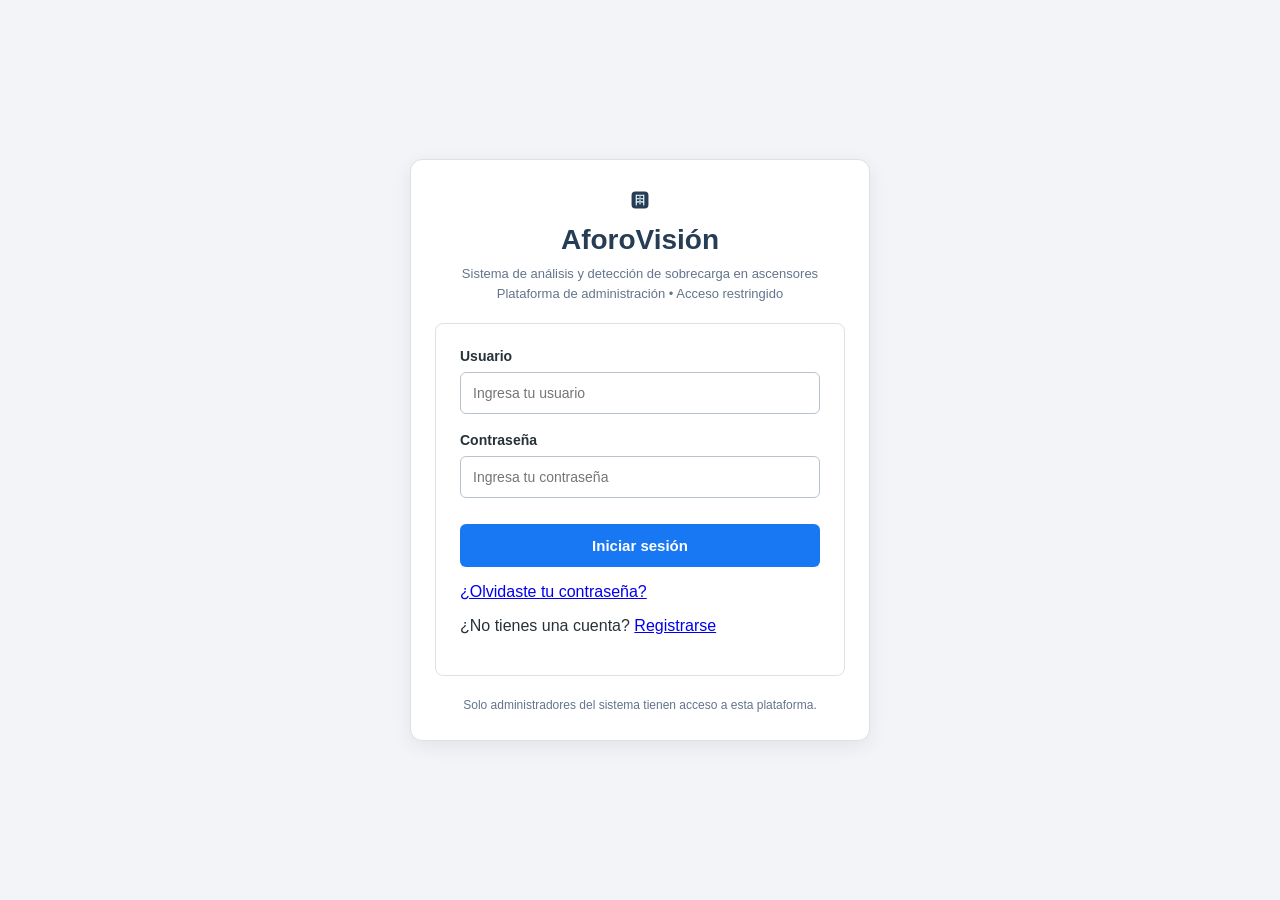
<file: Sistema-Analisis-Ascensores/frontend/pages/panel.html>
<!DOCTYPE html>
<html lang="es">
<head>
    <meta charset="UTF-8">
    <meta name="viewport" content="width=device-width, initial-scale=1.0">
    <title>AforoVisión | Panel principal</title>

    <style>
        * {
            margin: 0;
            padding: 0;
            box-sizing: border-box;
        }

        html, body {
            width: 100%;
            height: 100%;
            overflow: hidden;
            background: #f4f6f9;
        }

        .vista {
            position: fixed;
            inset: 0;
            width: 100%;
            height: 100%;
            border: none;
            background: #f4f6f9;
            visibility: hidden;
            opacity: 0;
            pointer-events: none;
            z-index: 1;
        }

        .vista.activa {
            visibility: visible;
            opacity: 1;
            pointer-events: auto;
            z-index: 3;
        }

        /*
         * Monitoreo permanece cargado y visible para el navegador,
         * aunque el usuario esté consultando otra pantalla.
         */
        #vistaMonitoreo {
            visibility: visible;
            opacity: 0;
            pointer-events: none;
            z-index: 1;
        }

        #vistaMonitoreo.activa {
            opacity: 1;
            pointer-events: auto;
            z-index: 4;
        }
    </style>
</head>

<body>

    <!-- DASHBOARD -->
    <iframe
        id="vistaDashboard"
        class="vista activa"
        src="dashboard.html"
        title="Dashboard de AforoVisión">
    </iframe>

    <!-- MONITOREO -->
    <iframe
        id="vistaMonitoreo"
        class="vista"
        src="monitoreo.html"
        title="Monitoreo de cámaras">
    </iframe>

    <!-- CONFIGURACIÓN -->
    <iframe
        id="vistaConfiguracion"
        class="vista"
        src="configuracion.html"
        title="Configuración del sistema">
    </iframe>

    <!-- ESTADO DE CÁMARAS -->
    <iframe
        id="vistaCamaras"
        class="vista"
        src="estado-camaras.html"
        title="Estado de cámaras">
    </iframe>

    <script>
        const vistas = {
            dashboard: document.getElementById("vistaDashboard"),
            monitoreo: document.getElementById("vistaMonitoreo"),
            configuracion: document.getElementById("vistaConfiguracion"),
            "estado-camaras": document.getElementById("vistaCamaras")
        };

        let vistaActual = "dashboard";

        // Cambia la pantalla sin destruir los iframes.
        function mostrarVista(nombre) {
            if (!vistas[nombre]) {
                console.warn("Vista no encontrada:", nombre);
                return;
            }

            vistaActual = nombre;

            Object.entries(vistas).forEach(([nombreVista, iframe]) => {
                iframe.classList.toggle(
                    "activa",
                    nombreVista === nombre
                );
            });
        }

        // Permite cambiar de pantalla desde las páginas internas.
        window.mostrarVistaAforo = mostrarVista;

        // Recibir solicitudes de navegación de los iframes.
        window.addEventListener("message", function(event) {

            // Solo acepta mensajes de las páginas del mismo origen.
            if (event.origin !== window.location.origin) {
                return;
            }

            const datos = event.data;

            if (!datos || typeof datos !== "object") {
                return;
            }

            if (datos.tipo === "aforovision:navegar") {
                mostrarVista(datos.vista);
            }
        });

        // Interceptar enlaces internos de las cuatro páginas.
        function configurarNavegacion(iframe) {
            iframe.addEventListener("load", function() {
                try {
                    const documento = iframe.contentDocument;

                    if (!documento) return;

                    documento.addEventListener("click", function(event) {
                        const enlace = event.target.closest("a");

                        if (!enlace) return;

                        const destino = enlace.getAttribute("href");

                        if (!destino) return;

                        const archivo = destino
                            .split("/")
                            .pop()
                            .split("?")[0]
                            .split("#")[0]
                            .toLowerCase();

                        const destinos = {
                            "dashboard.html": "dashboard",
                            "monitoreo.html": "monitoreo",
                            "configuracion.html": "configuracion",
                            "estado-camaras.html": "estado-camaras"
                        };

                        if (destinos[archivo]) {
                            event.preventDefault();
                            mostrarVista(destinos[archivo]);
                        }

                    }, true);

                } catch (error) {
                    console.error(
                        "Error al configurar la navegación:",
                        error
                    );
                }
            });
        }

        Object.values(vistas).forEach(configurarNavegacion);

        // Verificar que exista una sesión iniciada.
        const token = sessionStorage.getItem("aforovision_token");

        if (!token) {
            window.location.replace("login.html");
        }

        // Mantener la vista seleccionada al regresar a la pestaña.
        window.addEventListener("pageshow", function() {
            mostrarVista(vistaActual);
        });
    </script>

</body>
</html>
</file>
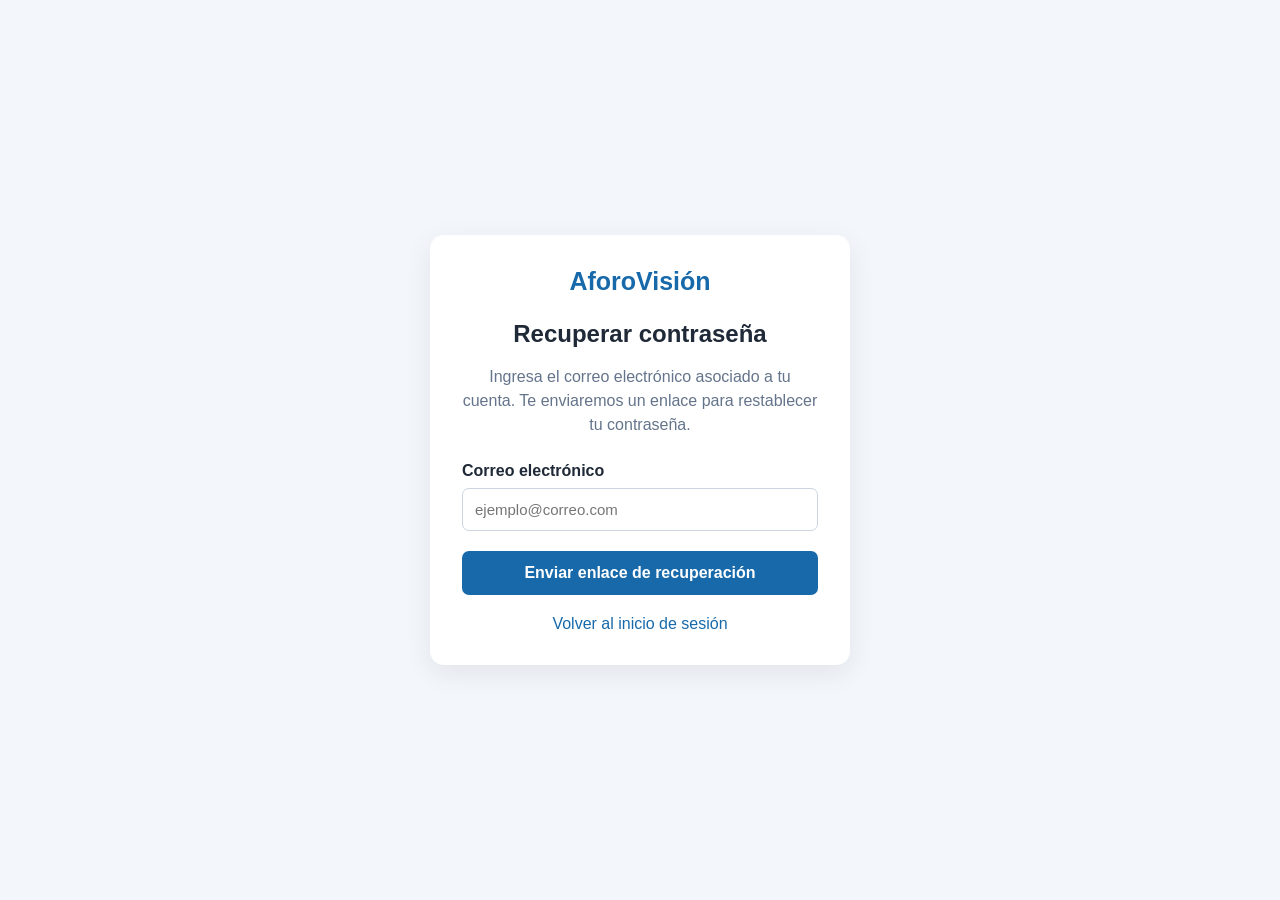
<file: Sistema-Analisis-Ascensores/frontend/pages/recuperar-contrasena.html>
<!DOCTYPE html>
<html lang="es">
<head>
    <meta charset="UTF-8">
    <meta name="viewport" content="width=device-width, initial-scale=1.0">
    <title>Recuperar contraseña | AforoVisión</title>

    <style>
        * {
            box-sizing: border-box;
  }

        body {
            margin: 0;
            min-height: 100vh;
            display: flex;
            align-items: center;
            justify-content: center;
            padding: 20px;
            font-family: Arial, sans-serif;
            background: #f3f6fa;
            color: #1f2937;
        }

        .contenedor {
            width: 100%;
            max-width: 420px;
            padding: 32px;
            background: white;
            border-radius: 14px;
            box-shadow: 0 8px 28px rgba(0, 0, 0, 0.08);
        }

        .logo {
            margin-bottom: 24px;
            text-align: center;
            color: #1769aa;
            font-size: 25px;
            font-weight: bold;
        }

        h1 {
            text-align: center;
            font-size: 24px;
        }

        .descripcion {
            color: #64748b;
            text-align: center;
            line-height: 1.5;
            margin-bottom: 25px;
        }

        label {
            display: block;
            margin-bottom: 8px;
            font-weight: bold;
        }

        input {
            width: 100%;
            padding: 12px;
            border: 1px solid #cbd5e1;
            border-radius: 7px;
            font-size: 15px;
        }

        input:focus {
            outline: 2px solid #1769aa;
            border-color: #1769aa;
        }

        button {
            width: 100%;
            margin-top: 20px;
            padding: 13px;
            border: none;
            border-radius: 7px;
            background: #1769aa;
            color: white;
            font-size: 16px;
            font-weight: bold;
            cursor: pointer;
        }

        button:hover {
            background: #12558b;
        }

        button:disabled {
            opacity: 0.6;
            cursor: not-allowed;
        }

        #mensaje {
            margin-top: 18px;
            text-align: center;
            line-height: 1.5;
            overflow-wrap: anywhere;
        }

        .volver {
            display: block;
            margin-top: 20px;
            text-align: center;
            color: #1769aa;
            text-decoration: none;
        }

        .volver:hover {
            text-decoration: underline;
        }
    </style>
</head>

<body>
    <main class="contenedor">
        <div class="logo">AforoVisión</div>

        <h1>Recuperar contraseña</h1>

        <p class="descripcion">
            Ingresa el correo electrónico asociado a tu cuenta.
            Te enviaremos un enlace para restablecer tu contraseña.
        </p>

        <form id="formulario">
            <label for="correo">Correo electrónico</label>

            <input
                type="email"
                id="correo"
                name="correo"
                placeholder="ejemplo@correo.com"
                autocomplete="email"
                required
            >

            <button type="submit" id="boton">
                Enviar enlace de recuperación
            </button>
        </form>

        <p id="mensaje" role="status" aria-live="polite"></p>

        <a class="volver" href="login.html">
            Volver al inicio de sesión
        </a>
    </main>

    <script>
        const formulario = document.getElementById("formulario");
        const correoInput = document.getElementById("correo");
        const boton = document.getElementById("boton");
        const mensaje = document.getElementById("mensaje");

        formulario.addEventListener("submit", async function (evento) {
            evento.preventDefault();

            const correo = correoInput.value.trim();

            mensaje.textContent = "";
            boton.disabled = true;
            boton.textContent = "Enviando...";

            try {
                const respuesta = await fetch(
                    "http://127.0.0.1:8000/api/auth/solicitar-recuperacion",
                    {
                        method: "POST",
                        headers: {
                            "Content-Type": "application/json"
                        },
                        body: JSON.stringify({
                            correo: correo
                        })
                    }
                );

                const resultado = await respuesta.json();

                if (!respuesta.ok) {
                    throw new Error(
                        resultado.detail ||
                        "No se pudo procesar la solicitud."
                    );
                }

                mensaje.textContent = resultado.mensaje;

            } catch (error) {
                mensaje.textContent =
                    error.message ||
                    "No se pudo conectar con el servidor. " +
                    "Comprueba que el backend esté funcionando.";
            } finally {
                boton.disabled = false;
                boton.textContent = "Enviar enlace de recuperación";
            }
        });
    </script>
</body>
</html>
</file>
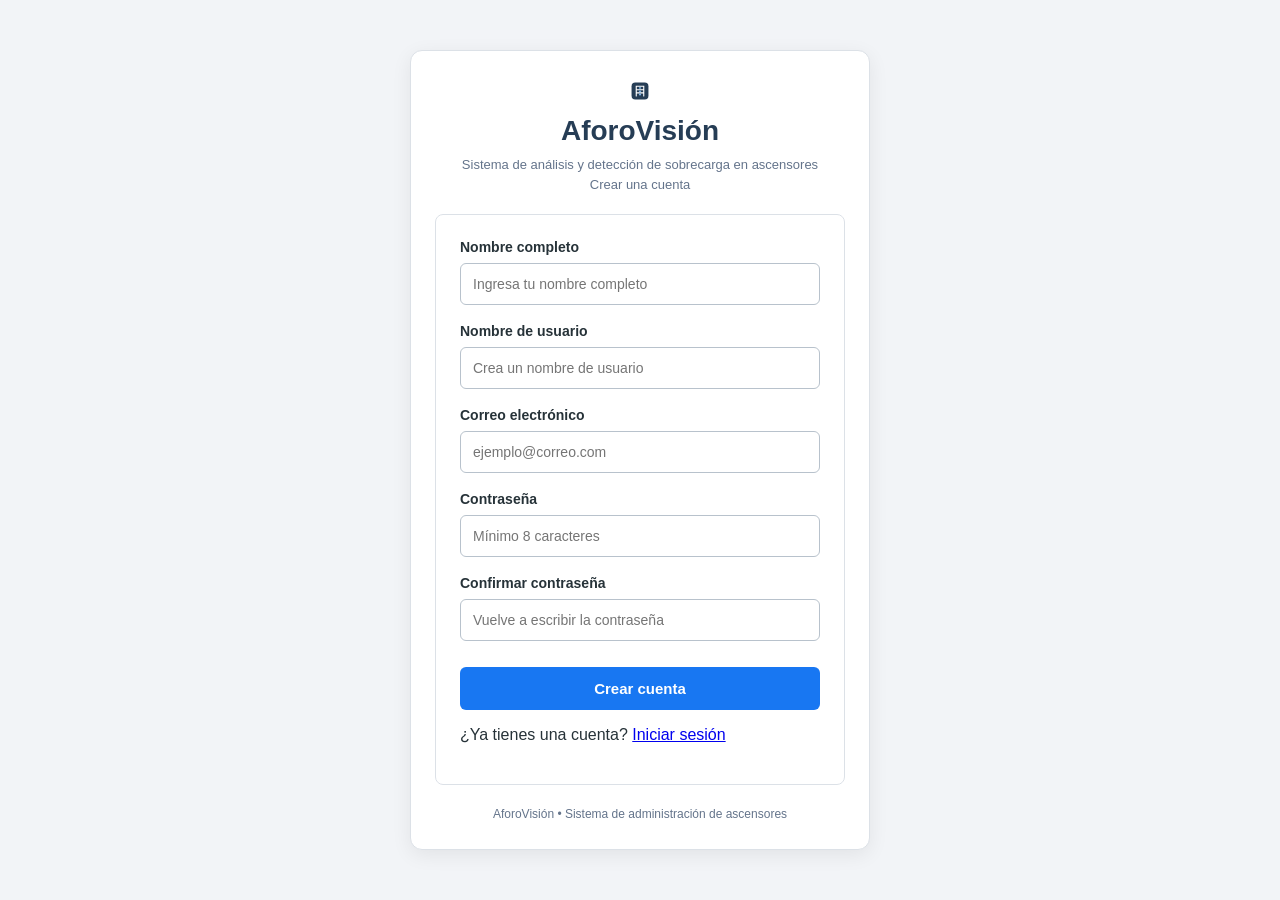
<file: Sistema-Analisis-Ascensores/frontend/pages/registro.html>
<!DOCTYPE html>
<html lang="es">
<head>
    <meta charset="UTF-8">
    <meta name="viewport" content="width=device-width, initial-scale=1.0">
    <title>Crear cuenta | AforoVisión</title>
    <link rel="stylesheet" href="../styles/login.css">
</head>
<body>

    <main class="login-container">
        <section class="login-card">

            <header class="login-header">
                <div class="logo">
                    <svg viewBox="0 0 64 64" role="img"
                         aria-label="Logo de AforoVisión">
                        <rect x="5" y="5" width="54" height="54" rx="12"
                              fill="#263d55"/>
                        <path d="M20 48 V17 H44 V48 M20 28 H44 M20 38 H44"
                              fill="none" stroke="#ffffff"
                              stroke-width="3.5" stroke-linecap="round"/>
                        <circle cx="32" cy="22" r="3" fill="#8cc8ff"/>
                        <circle cx="32" cy="33" r="3" fill="#8cc8ff"/>
                        <circle cx="32" cy="43" r="3" fill="#8cc8ff"/>
                    </svg>
                </div>

                <h1>AforoVisión</h1>
                <p class="subtitle">
                    Sistema de análisis y detección de sobrecarga en ascensores
                </p>
                <p class="subtitle">Crear una cuenta</p>
            </header>

            <div class="login-content">
                <form id="registroForm">

                    <div class="form-group">
                        <label for="nombre">Nombre completo</label>
                        <input
                            type="text"
                            id="nombre"
                            name="nombre"
                            placeholder="Ingresa tu nombre completo"
                            autocomplete="name"
                            minlength="2"
                            maxlength="100"
                            required
                        >
                    </div>

                    <div class="form-group">
                        <label for="usuario">Nombre de usuario</label>
                        <input
                            type="text"
                            id="usuario"
                            name="usuario"
                            placeholder="Crea un nombre de usuario"
                            autocomplete="username"
                            minlength="3"
                            maxlength="50"
                            pattern="[a-zA-Z0-9_.-]+"
                            title="Usa letras, números, puntos, guiones o guiones bajos."
                            required
                        >
                    </div>

                    <div class="form-group">
                        <label for="correo">Correo electrónico</label>
                        <input
                            type="email"
                            id="correo"
                            name="correo"
                            placeholder="ejemplo@correo.com"
                            autocomplete="email"
                            maxlength="255"
                            required
                        >
                    </div>

                    <div class="form-group">
                        <label for="contrasena">Contraseña</label>
                        <input
                            type="password"
                            id="contrasena"
                            name="contrasena"
                            placeholder="Mínimo 8 caracteres"
                            autocomplete="new-password"
                            minlength="8"
                            maxlength="128"
                            required
                        >
                    </div>

                    <div class="form-group">
                        <label for="confirmarContrasena">
                            Confirmar contraseña
                        </label>
                        <input
                            type="password"
                            id="confirmarContrasena"
                            name="confirmarContrasena"
                            placeholder="Vuelve a escribir la contraseña"
                            autocomplete="new-password"
                            minlength="8"
                            maxlength="128"
                            required
                        >
                    </div>

                    <p id="mensaje" role="alert" aria-live="polite"></p>

                    <button type="submit" id="btnRegistro">
                        Crear cuenta
                    </button>

                    <p class="enlace-registro">
                        ¿Ya tienes una cuenta?
                        <a href="login.html">Iniciar sesión</a>
                    </p>

                </form>
            </div>

            <footer class="login-footer">
                AforoVisión • Sistema de administración de ascensores
            </footer>

        </section>
    </main>

    <script>
        const formulario = document.getElementById("registroForm");
        const campoNombre = document.getElementById("nombre");
        const campoUsuario = document.getElementById("usuario");
        const campoCorreo = document.getElementById("correo");
        const campoContrasena = document.getElementById("contrasena");
        const campoConfirmar = document.getElementById("confirmarContrasena");
        const mensaje = document.getElementById("mensaje");
        const boton = document.getElementById("btnRegistro");

        formulario.addEventListener("submit", async function(event) {
            event.preventDefault();

            mensaje.textContent = "";

            const nombre = campoNombre.value.trim();
            const usuario = campoUsuario.value.trim();
            const correo = campoCorreo.value.trim();
            const contrasena = campoContrasena.value;
            const confirmar = campoConfirmar.value;

            if (!nombre || !usuario || !correo || !contrasena || !confirmar) {
                mensaje.textContent = "Por favor, complete todos los campos.";
                return;
            }

            if (nombre.length < 2) {
                mensaje.textContent =
                    "El nombre debe tener al menos 2 caracteres.";
                return;
            }

            if (usuario.length < 3) {
                mensaje.textContent =
                    "El nombre de usuario debe tener al menos 3 caracteres.";
                return;
            }

            if (!/^[a-zA-Z0-9_.-]+$/.test(usuario)) {
                mensaje.textContent =
                    "El usuario solo puede contener letras, números, puntos, guiones y guiones bajos.";
                return;
            }

            if (contrasena.length < 8) {
                mensaje.textContent =
                    "La contraseña debe tener al menos 8 caracteres.";
                return;
            }

            if (contrasena !== confirmar) {
                mensaje.textContent =
                    "Las contraseñas no coinciden.";
                return;
            }

            boton.disabled = true;
            boton.textContent = "Registrando...";

            try {
                const respuesta = await fetch(
                    "http://127.0.0.1:8000/api/auth/registro",
                    {
                        method: "POST",
                        headers: {
                            "Content-Type": "application/json",
                            "Accept": "application/json"
                        },
                        body: JSON.stringify({
                            nombre: nombre,
                            usuario: usuario,
                            correo: correo,
                            contrasena: contrasena,
                            clave_registro: "AforoRegistro2026"
                        })
                    }
                );

                const datos = await respuesta.json();

                if (!respuesta.ok) {
                    if (respuesta.status === 409) {
                        mensaje.textContent = datos.detail ||
                            "El usuario o el correo ya están registrados.";
                    } else if (respuesta.status === 403) {
                        mensaje.textContent =
                            "No se pudo completar el registro. Verifique la configuración.";
                    } else if (respuesta.status === 503) {
                        mensaje.textContent =
                            "El registro no está habilitado en este momento.";
                    } else if (respuesta.status === 422) {
                        mensaje.textContent =
                            "Verifique los datos ingresados e inténtelo nuevamente.";
                    } else {
                        mensaje.textContent =
                            datos.detail || "No fue posible crear la cuenta.";
                    }
                    return;
                }

                mensaje.textContent =
                    "Usuario registrado correctamente. Redirigiendo al inicio de sesión...";

                formulario.reset();

                setTimeout(function() {
                    window.location.href = "login.html";
                }, 1800);

            } catch (error) {
                mensaje.textContent =
                    "No se pudo conectar con el servidor. Verifique que el backend esté funcionando.";
            } finally {
                boton.disabled = false;
                boton.textContent = "Crear cuenta";
            }
        });
    </script>

</body>
</html>
</file>
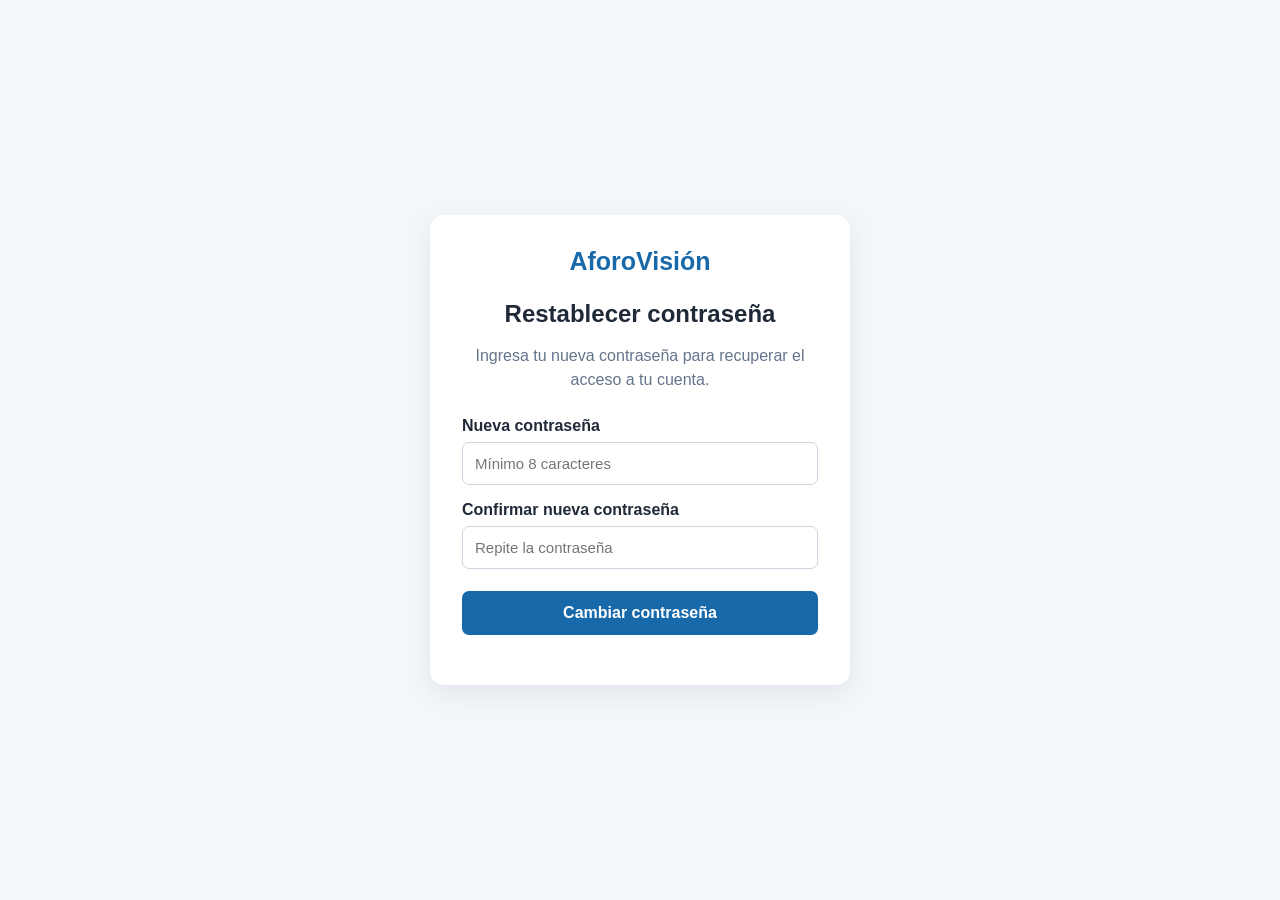
<file: Sistema-Analisis-Ascensores/frontend/pages/restablecer-contrasena.html>
<!DOCTYPE html>
<html lang="es">
<head>
    <meta charset="UTF-8">
    <meta name="viewport" content="width=device-width, initial-scale=1.0">
    <title>Restablecer contraseña | AforoVisión</title>

    <style>
        * {
            box-sizing: border-box;
        }

        body {
            margin: 0;
            min-height: 100vh;
            display: flex;
            align-items: center;
            justify-content: center;
            padding: 20px;
            font-family: Arial, sans-serif;
            background: #f3f6fa;
            color: #1f2937;
        }

        .contenedor {
            width: 100%;
            max-width: 420px;
            padding: 32px;
            background: #ffffff;
            border-radius: 14px;
            box-shadow: 0 8px 28px rgba(0, 0, 0, 0.08);
            text-align: center;
        }

        .logo {
            color: #1769aa;
            font-size: 25px;
            font-weight: bold;
            margin-bottom: 24px;
        }

        h1 {
            margin-bottom: 10px;
            font-size: 24px;
        }

        .descripcion {
            color: #64748b;
            line-height: 1.5;
            margin-bottom: 25px;
        }

        label {
            display: block;
            margin: 16px 0 7px;
            font-weight: bold;
            text-align: left;
        }

        input {
            width: 100%;
            padding: 12px;
            border: 1px solid #cbd5e1;
            border-radius: 7px;
            font-size: 15px;
        }

        input:focus {
            outline: 2px solid #1769aa;
            border-color: #1769aa;
        }

        button,
        .volver {
            display: block;
            width: 100%;
            margin-top: 22px;
            padding: 13px;
            border: none;
            border-radius: 7px;
            background: #1769aa;
            color: #ffffff;
            font-size: 16px;
            font-weight: bold;
            text-align: center;
            text-decoration: none;
            cursor: pointer;
        }

        button:hover,
        .volver:hover {
            background: #12558b;
        }

        button:disabled {
            opacity: 0.6;
            cursor: not-allowed;
        }

        #mensaje {
            margin-top: 18px;
            line-height: 1.5;
            overflow-wrap: anywhere;
        }

        #mensaje.exito {
            color: #187545;
            font-weight: bold;
        }

        #mensaje.error {
            color: #b42318;
        }

        [hidden] {
            display: none !important;
        }
    </style>
</head>

<body>
    <main class="contenedor">

        <div class="logo" id="logo">AforoVisión</div>

        <h1 id="titulo">Restablecer contraseña</h1>

        <p class="descripcion" id="descripcion">
            Ingresa tu nueva contraseña para recuperar el acceso a tu cuenta.
        </p>

        <form id="formulario" novalidate>
            <label for="nueva_contrasena">
                Nueva contraseña
            </label>

            <input
                type="password"
                id="nueva_contrasena"
                minlength="8"
                maxlength="128"
                autocomplete="new-password"
                placeholder="Mínimo 8 caracteres"
                required
            >

            <label for="confirmar_contrasena">
                Confirmar nueva contraseña
            </label>

            <input
                type="password"
                id="confirmar_contrasena"
                minlength="8"
                maxlength="128"
                autocomplete="new-password"
                placeholder="Repite la contraseña"
                required
            >

            <button type="submit" id="boton">
                Cambiar contraseña
            </button>
        </form>

        <p id="mensaje" role="status" aria-live="polite"></p>

        <a
            class="volver"
            id="volver"
            href="login.html"
            hidden
        >
            Volver al inicio de sesión
        </a>

    </main>

    <script>
        (() => {
            const formulario = document.getElementById("formulario");
            const mensaje = document.getElementById("mensaje");
            const boton = document.getElementById("boton");
            const titulo = document.getElementById("titulo");
            const logo = document.getElementById("logo");
            const descripcion = document.getElementById("descripcion");
            const volver = document.getElementById("volver");

            const campoNueva = document.getElementById(
                "nueva_contrasena"
            );

            const campoConfirmar = document.getElementById(
                "confirmar_contrasena"
            );

            const parametros = new URLSearchParams(
                window.location.search
            );

            const token = parametros.get("token");
            const claveCambioCompletado =
                "aforovision_cambio_contrasena_completado";

            let solicitudEnCurso = false;
            let cambioCompletado = false;

            function mostrarError(texto) {
                mensaje.textContent = texto;
                mensaje.className = "error";
            }

            function mostrarExito() {
                cambioCompletado = true;
                sessionStorage.setItem(claveCambioCompletado, "true");
                window.history.replaceState(
                    null,
                    "",
                    window.location.pathname
                );

                // Retirar el formulario para que los campos no sigan visibles.
                formulario.remove();

                logo.hidden = true;
                descripcion.hidden = true;

                // Actualizar el título y mostrar la confirmación.
                titulo.textContent = "Contraseña actualizada";

                mensaje.textContent = "Contraseña cambiada correctamente.";

                mensaje.className = "exito";

                // Mostrar el botón de regreso al login.
                volver.hidden = false;
                volver.style.display = "block";
                volver.setAttribute("href", "login.html");
            }

            if (token) {
                sessionStorage.removeItem(claveCambioCompletado);
            } else if (
                sessionStorage.getItem(claveCambioCompletado) === "true"
            ) {
                mostrarExito();
            }

            formulario.addEventListener("submit", async (evento) => {
                evento.preventDefault();

                // Evitar solicitudes repetidas.
                if (solicitudEnCurso || cambioCompletado) {
                    return;
                }

                mensaje.textContent = "";
                mensaje.className = "";

                if (!token) {
                    mostrarError(
                        "El enlace no contiene un token de recuperación. " +
                        "Solicita uno nuevo desde el inicio de sesión."
                    );
                    return;
                }

                const nuevaContrasena = campoNueva.value;
                const confirmarContrasena = campoConfirmar.value;

                if (nuevaContrasena.length < 8) {
                    mostrarError(
                        "La contraseña debe tener al menos 8 caracteres."
                    );
                    return;
                }

                if (nuevaContrasena.length > 128) {
                    mostrarError(
                        "La contraseña no puede superar 128 caracteres."
                    );
                    return;
                }

                if (nuevaContrasena !== confirmarContrasena) {
                    mostrarError("Las contraseñas no coinciden.");
                    return;
                }

                solicitudEnCurso = true;
                boton.disabled = true;
                boton.textContent = "Procesando...";

                try {
                    const respuesta = await fetch(
                        "http://127.0.0.1:8000/api/auth/restablecer-contrasena",
                        {
                            method: "POST",
                            headers: {
                                "Content-Type": "application/json"
                            },
                            body: JSON.stringify({
                                token: token,
                                nueva_contrasena: nuevaContrasena
                            })
                        }
                    );

                    const resultado = await respuesta.json();

                    if (!respuesta.ok) {
                        throw new Error(
                            resultado.detail ||
                            "No se pudo restablecer la contraseña."
                        );
                    }

                    // No navegar ni recargar tras una respuesta exitosa.
                    mostrarExito();

                } catch (error) {
                    mostrarError(
                        error.message ||
                        "No se pudo conectar con el servidor. " +
                        "Comprueba que el backend esté funcionando."
                    );

                    boton.disabled = false;
                    boton.textContent = "Cambiar contraseña";

                } finally {
                    solicitudEnCurso = false;
                }
            });
        })();
    </script>
</body>
</html>
</file>
<file: Sistema-Analisis-Ascensores/frontend/styles/configuracion.css>
* {
    box-sizing: border-box;
}

body {
    margin: 0;
    font-family: Arial, sans-serif;
    color: #172a43;
    background: #f7f9fc;
    font-size: 13px;
}

.sidebar {
    position: fixed;
    inset: 0 auto 0 0;
    width: 231px;
    background: #fff;
    border-right: 1px solid #d4deeb;
    display: flex;
    flex-direction: column;
    z-index: 2;
}

.brand {
    height: 120px;
    padding: 22px 12px;
    display: flex;
    align-items: center;
    gap: 12px;
    border-bottom: 1px solid #d4deeb;
}

.logo {
    width: 40px;
    height: 40px;
    display: grid;
    place-items: center;
    color: #3986ff;
    background: #f1f6ff;
    border: 1px solid #c9d8ec;
    border-radius: 9px;
    font-size: 23px;
}

.brand h2 {
    margin: 0 0 5px;
    font-size: 13px;
    letter-spacing: 1px;
}

.brand p {
    margin: 0;
    font: 10px monospace;
    color: #63748c;
}

nav {
    padding-top: 16px;
}

nav a {
    display: flex;
    align-items: center;
    gap: 12px;
    min-height: 40px;
    padding: 10px 14px;
    color: #50627c;
    text-decoration: none;
}

nav a span {
    font-size: 16px;
}

nav a.active,
nav a:hover {
    color: #152b46;
    background: #eef3f9;
}

nav a.active {
    font-weight: bold;
}

.sidebar-bottom {
    margin-top: auto;
    padding: 15px 11px;
    border-top: 1px solid #d4deeb;
}

.general-status {
    padding: 13px;
    border: 1px solid #d4deeb;
    border-radius: 8px;
    background: #f8fafc;
}

.general-status small {
    font: 10px monospace;
    letter-spacing: .7px;
    color: #63748c;
}

.general-status p {
    margin: 9px 0 0;
    color: #08b957;
    font-size: 11px;
    font-weight: bold;
}

.general-status i {
    display: inline-block;
    width: 8px;
    height: 8px;
    margin-right: 6px;
    background: #18c768;
    border-radius: 50%;
}

.logout {
    display: block;
    margin-top: 18px;
    color: #536985;
    text-decoration: none;
}

.main-content {
    margin-left: 231px;
    padding: 28px 32px;
}

.page-header {
    margin-bottom: 26px;
}

.page-header h1 {
    margin: 0 0 8px;
    font-size: 21px;
}

.page-header p {
    margin: 0;
    color: #536985;
    font-size: 12px;
}

.config-card {
    padding: 23px 24px 21px;
    margin-bottom: 16px;
    background: #fff;
    border: 1px solid #d0dbea;
    border-radius: 12px;
}

.config-card h2 {
    margin: 0 0 20px;
    font: 10px monospace;
    letter-spacing: 1.4px;
    color: #344c6b;
}

.fields-grid {
    display: grid;
    grid-template-columns: repeat(2, minmax(0, 1fr));
    gap: 20px;
}

.field {
    min-width: 0;
}

.field label {
    display: block;
    margin-bottom: 10px;
    color: #344c6b;
    font: 10px monospace;
    letter-spacing: 1.1px;
}

.input-with-unit {
    display: flex;
    align-items: stretch;
    gap: 6px;
    min-width: 0;
}

.input-with-unit input {
    width: 100%;
    min-width: 0;
    height: 43px;
    padding: 0 12px;
    border: 1px solid #d0dbea;
    border-radius: 9px;
    outline: none;
    background: #f7f9fc;
    color: #172a43;
    font: 14px monospace;
}

.input-with-unit input:focus {
    border-color: #2864f0;
    box-shadow: 0 0 0 2px rgba(40, 100, 240, .1);
}

.input-with-unit > span {
    min-height: 43px;
    display: flex;
    align-items: center;
    justify-content: center;
    padding: 0 12px;
    white-space: nowrap;
    border: 1px solid #d0dbea;
    border-radius: 9px;
    background: #f7f9fc;
    color: #536985;
}

.save-button {
    display: inline-flex;
    align-items: center;
    justify-content: center;
    gap: 10px;
    min-height: 46px;
    margin-top: 5px;
    padding: 0 27px;
    border: 0;
    border-radius: 10px;
    background: #2864f0;
    color: #fff;
    font-size: 13px;
    font-weight: bold;
    cursor: pointer;
}

.save-button:hover {
    background: #1f55d5;
}

.save-button:focus-visible {
    outline: 3px solid #a8c2ff;
    outline-offset: 3px;
}

.help-text {
    margin-top: 12px;
    color: #536985;
    font-size: 11px;
}

.message {
    font-size: 12px;
}

.message.success {
    color: #079447;
}

.message.error {
    color: #c83232;
}

.dialogo-confirmar-configuracion {
    width: min(420px, calc(100% - 32px));
    padding: 24px;
    border: 1px solid #d0dbea;
    border-radius: 12px;
    color: #172a43;
    box-shadow: 0 16px 48px rgba(15, 23, 42, .24);
}

.dialogo-confirmar-configuracion::backdrop {
    background: rgba(15, 23, 42, .48);
}

.dialogo-confirmar-configuracion h2 {
    margin: 0 0 10px;
    font-size: 18px;
}

.dialogo-confirmar-configuracion p {
    margin: 0;
    line-height: 1.5;
}

.dialogo-confirmar-configuracion .acciones {
    display: flex;
    justify-content: flex-end;
    gap: 10px;
    margin-top: 22px;
}

.dialogo-confirmar-configuracion button {
    padding: 9px 14px;
    border: 0;
    border-radius: 6px;
    font-weight: 600;
    cursor: pointer;
}

.dialogo-confirmar-configuracion .cancelar {
    color: #263d55;
    background: #e8eef5;
}

.dialogo-confirmar-configuracion .confirmar {
    color: #fff;
    background: #2864f0;
}

@media (max-width: 850px) {
    .fields-grid {
        grid-template-columns: 1fr;
        gap: 18px;
    }

    .main-content {
        padding: 22px;
    }
}

@media (max-width: 600px) {
    .sidebar {
        position: static;
        width: 100%;
    }

    nav {
        display: grid;
        grid-template-columns: repeat(2, minmax(0, 1fr));
    }

    .sidebar-bottom {
        margin-top: 0;
    }

    .main-content {
        margin-left: 0;
        padding: 18px;
    }

    .config-card {
        padding: 18px 15px;
    }

    .input-with-unit > span {
        padding: 0 9px;
    }
}
</file>
<file: Sistema-Analisis-Ascensores/frontend/styles/dashboard.css>
* {
    box-sizing: border-box;
}

body {
    margin: 0;
    font-family: Arial, sans-serif;
    color: #182a42;
    background: #f7f9fc;
    font-size: 13px;
}

.sidebar {
    position: fixed;
    inset: 0 auto 0 0;
    width: 230px;
    background: #fff;
    border-right: 1px solid #d8e0ec;
    display: flex;
    flex-direction: column;
    z-index: 2;
}

.brand {
    height: 120px;
    padding: 24px 10px;
    display: flex;
    align-items: center;
    gap: 12px;
    border-bottom: 1px solid #d8e0ec;
}

.logo {
    width: 40px;
    height: 40px;
    display: grid;
    place-items: center;
    border: 1px solid #c9d8ec;
    border-radius: 9px;
    background: #f1f6ff;
    color: #3986ff;
    font-size: 23px;
}

.brand h2 {
    margin: 0 0 5px;
    font-size: 13px;
    letter-spacing: 1px;
}

.brand p {
    margin: 0;
    font-family: monospace;
    font-size: 10px;
    color: #60718b;
}

nav {
    padding-top: 16px;
    display: grid;
    gap: 0;
}

nav a {
    display: flex;
    align-items: center;
    gap: 12px;
    min-height: 40px;
    padding: 10px 13px;
    text-decoration: none;
    color: #50627c;
    font-size: 13px;
}

nav a.active {
    color: #162d4a;
    font-weight: bold;
    background: #eef3f9;
    border-left: 3px solid transparent;
}

nav a:hover {
    background: #f2f6fb;
}

/* ESTADO GENERAL */

.general-status {
    margin: auto 9px 15px;
    padding: 14px 12px;
    border: 0;
    border-top: 1px solid #d4deeb;
    border-radius: 0;
    font-size: 11px;
}

.general-status small {
    color: #63738a;
    letter-spacing: .7px;
}

.general-status p {
    margin: 8px 0 0;
    color: #08b957;
    font-weight: bold;
}

.dot {
    display: inline-block;
    width: 8px;
    height: 8px;
    background: #18c768;
    border-radius: 50%;
    margin-right: 7px;
}

/* CERRAR SESIÓN */

.sidebar > .logout {
    display: flex;
    align-items: center;
    gap: 12px;
    min-height: 40px;
    padding: 10px 13px;
    margin: 0 9px 15px;
    color: #50627c;
    background: transparent;
    text-decoration: none;
    font-size: 13px;
    border-radius: 6px;
    transition: background 0.2s ease, color 0.2s ease;
}

.sidebar > .logout:hover {
    background: #f2f6fb;
    color: #182a42;
}

/* CONTENIDO PRINCIPAL */

.main-content {
    margin-left: 230px;
    padding: 32px;
    max-width: 1800px;
}

.page-header {
    margin-bottom: 26px;
}

.page-header h1 {
    font-size: 21px;
    margin: 0 0 8px;
}

.page-header p {
    color: #536985;
    margin: 0;
    font-size: 12px;
}

.decision-card {
    padding: 22px 24px 20px;
    border: 1px solid #18c768;
    border-radius: 11px;
    background: #f0fff5;
    color: #08bd58;
    margin-bottom: 24px;
}

.decision-card h2 {
    font-size: 18px;
    margin: 0 0 12px;
    letter-spacing: .4px;
}

.decision-card p {
    margin: 0 0 12px;
    color: #61d98c;
    font-size: 12px;
}

.voice-message {
    background: #ddfbea;
    border-radius: 7px;
    padding: 10px 13px;
    color: #12b85b;
    font-family: monospace;
    font-size: 11px;
}

.denied {
    background: #fff4f4;
    border-color: #ef7777;
    color: #cf3535;
}

.denied p {
    color: #c65d5d;
}

.denied .voice-message {
    background: #ffe4e4;
    color: #c83232;
}

.analysis-card,
.levels-card {
    padding: 23px 24px;
    border: 1px solid #d0dbea;
    border-radius: 11px;
    background: #fff;
    margin-bottom: 23px;
}

.analysis-card h3,
.levels-card h3 {
    font-size: 10px;
    font-weight: normal;
    font-family: monospace;
    letter-spacing: 1.4px;
    margin: 0 0 16px;
    color: #344c6b;
}

.analysis-flow {
    display: flex;
    align-items: center;
    gap: 15px;
    flex-wrap: wrap;
}

.flow-box {
    width: 130px;
    min-height: 88px;
    padding: 12px 8px;
    display: flex;
    flex-direction: column;
    justify-content: center;
    align-items: center;
    gap: 9px;
    border: 1px solid #d0dbea;
    border-radius: 9px;
    text-align: center;
}

.flow-box small {
    color: #536985;
    font-family: monospace;
    font-size: 10px;
}

.flow-box strong {
    font-size: 21px;
    color: #0d2039;
}

.flow-box span {
    font-size: 10px;
    color: #536985;
}

.operator,
.versus {
    color: #c4d0df;
    font-size: 18px;
}

.versus {
    font-size: 14px;
}

.analysis-note {
    margin: 15px 0 0;
    font-size: 11px;
    font-style: italic;
    color: #536985;
}

.metrics-grid {
    display: grid;
    grid-template-columns: repeat(5, minmax(0, 1fr));
    gap: 14px;
    margin-bottom: 20px;
}

.metric-card {
    min-width: 0;
    min-height: 82px;
    padding: 17px 20px;
    border: 1px solid #d0dbea;
    border-radius: 10px;
    background: #fff;
}

.metric-card p {
    display: flex;
    justify-content: space-between;
    gap: 6px;
    margin: 0 0 10px;
    color: #344c6b;
    font-family: monospace;
    font-size: 10px;
    letter-spacing: 1.2px;
}

.metric-card > strong {
    display: block;
    font-size: 23px;
    font-weight: 500;
    font-family: monospace;
    overflow-wrap: anywhere;
}

.green {
    color: #08c45a !important;
}

.blue {
    color: #397dff !important;
}

.metric-card.highlight {
    border-color: #a5efc0;
}

.status-text {
    font-size: 19px !important;
}

.levels-card {
    padding-bottom: 24px;
}

.level-heading {
    display: flex;
    justify-content: space-between;
    align-items: center;
    margin: 20px 0 8px;
    color: #536985;
    font-size: 12px;
}

.level-heading strong {
    font-family: monospace;
    font-size: 12px;
}

.progress-track {
    height: 6px;
    position: relative;
    background: #edf1f7;
    border-radius: 10px;
}

.progress-fill {
    position: relative;
    z-index: 1;
    height: 100%;
    width: 38%;
    background: #18c768;
    border-radius: inherit;
}

.limit-marker {
    position: absolute;
    z-index: 2;
    left: 80%;
    top: 8px;
    height: 8px;
    border-left: 1px solid #397dff;
}

.limit-label {
    margin: 17px 0 0;
    text-align: right;
    font-size: 10px;
    color: #397dff;
    font-family: monospace;
}

footer {
    padding: 10px 0;
    text-align: center;
    color: #7b899d;
    font-size: 11px;
}

@media (max-width: 1200px) {
    .main-content {
        padding: 24px;
    }

    .metrics-grid {
        grid-template-columns: repeat(3, minmax(0, 1fr));
    }

    .analysis-flow {
        gap: 10px;
    }
}

@media (max-width: 760px) {
    .sidebar {
        position: static;
        width: 100%;
    }

    .brand {
        height: auto;
    }

    nav {
        grid-template-columns: repeat(2, minmax(0, 1fr));
    }

    .general-status {
        margin-top: 16px;
    }

    .main-content {
        margin-left: 0;
        padding: 18px;
    }

    .metrics-grid {
        grid-template-columns: repeat(2, minmax(0, 1fr));
    }

    .flow-box {
        flex: 1 1 120px;
    }
}

@media (max-width: 420px) {
    .metrics-grid {
        grid-template-columns: 1fr;
    }
}
</file>
<file: Sistema-Analisis-Ascensores/frontend/styles/estado-camaras.css>
* {
    box-sizing: border-box;
}

:root {
    --blue: #2864f0;
    --border: #d6e1ef;
    --text: #142b49;
    --muted: #58708f;
    --green: #16b76b;
    --red: #ef4444;
    --background: #f5f8fc;
}

body {
    margin: 0;
    background: var(--background);
    color: var(--text);
    font-family: Arial, Helvetica, sans-serif;
    font-size: 13px;
}

.sidebar {
    position: fixed;
    inset: 0 auto 0 0;
    width: 230px;
    background: #fff;
    border-right: 1px solid var(--border);
    display: flex;
    flex-direction: column;
    z-index: 10;
}

.brand {
    height: 120px;
    min-height: 120px;
    display: flex;
    align-items: center;
    gap: 12px;
    padding: 24px 10px;
    border-bottom: 1px solid var(--border);
}

.logo {
    width: 40px;
    height: 40px;
    flex-shrink: 0;
    display: grid;
    place-items: center;
    border: 1px solid #cfe0f8;
    border-radius: 9px;
    background: #f2f7ff;
    color: #3184f7;
    font-size: 23px;
}

.brand h2 {
    margin: 0 0 5px;
    font-size: 13px;
    letter-spacing: 1px;
}

.brand p {
    margin: 0;
    color: var(--muted);
    font-family: monospace;
    font-size: 10px;
}

nav {
    padding-top: 16px;
    display: grid;
    gap: 0;
}

nav a {
    min-height: 40px;
    padding: 10px 13px;
    display: flex;
    align-items: center;
    gap: 12px;
    color: #50627c;
    text-decoration: none;
    font-size: 13px;
}

nav a span {
    width: auto;
    text-align: left;
    font-size: inherit;
}

nav a:hover,
nav a.active {
    background: #eef3f9;
    color: #162d4a;
}

nav a.active {
    font-weight: bold;
    border-right: none;
    border-left: 3px solid transparent;
}

.sidebar-bottom {
    margin-top: auto;
    padding: 14px 9px 15px;
    border-top: 1px solid var(--border);
}

.general-status {
    padding: 14px 12px;
    border: 1px solid var(--border);
    border-radius: 8px;
    background: #fff;
}

.general-status small {
    font-family: monospace;
    font-size: 10px;
    letter-spacing: .7px;
    color: var(--muted);
}

.general-status p {
    margin: 8px 0 0;
    color: #08a957;
    font-size: 11px;
    font-weight: bold;
}

.general-status i,
.status i {
    display: inline-block;
    width: 8px;
    height: 8px;
    margin-right: 7px;
    border-radius: 50%;
    background: currentColor;
}

.general-status .general-error {
    color: var(--red);
}

.general-status .general-warning {
    color: #b77908;
}

.logout {
    display: flex;
    align-items: center;
    gap: 12px;
    min-height: 40px;
    margin-top: 10px;
    padding: 10px 13px;
    color: #50627c;
    background: transparent;
    text-decoration: none;
    font-size: 13px;
    border-radius: 6px;
    transition: background .2s ease, color .2s ease;
}

.logout:hover {
    background: #f2f6fb;
    color: #182a42;
}

.main-content {
    margin-left: 230px;
    padding: 32px;
    max-width: 1800px;
}

.page-header {
    margin-bottom: 25px;
}

.page-header h1 {
    margin: 0 0 8px;
    font-size: 21px;
    letter-spacing: -.5px;
}

.page-header p {
    margin: 0;
    color: var(--muted);
    font-size: 12px;
}

.banner {
    min-height: 61px;
    display: flex;
    align-items: center;
    gap: 15px;
    padding: 13px 20px;
    margin-bottom: 19px;
    border: 1px solid;
    border-radius: 8px;
}

.banner-icon {
    width: 35px;
    height: 35px;
    display: grid;
    place-items: center;
    flex-shrink: 0;
    border-radius: 50%;
    background: currentColor;
    color: #fff;
    font-size: 20px;
    font-weight: bold;
}

.banner strong {
    font-size: 13px;
}

.banner-ok {
    color: #0aa85b;
    border-color: #7ce2ad;
    background: #effcf5;
}

.banner-ok .banner-icon {
    background: #18b66b;
    color: white;
}

.banner-warning {
    color: #a86a06;
    border-color: #f0cb78;
    background: #fff8e9;
}

.banner-warning .banner-icon {
    background: #d99717;
}

.banner-error {
    color: #c82e35;
    border-color: #f2a3a7;
    background: #fff1f2;
}

.banner-error .banner-icon {
    background: #e34149;
}

.camera-grid {
    display: grid;
    grid-template-columns: repeat(2, minmax(0, 1fr));
    align-items: stretch;
    gap: 23px;
}

.camera-card {
    min-width: 0;
    overflow: hidden;
    background: #fff;
    border: 1px solid var(--border);
    border-radius: 10px;
    box-shadow: 0 2px 6px rgba(20, 43, 73, .025);
}

.camera-header {
    min-height: 77px;
    padding: 14px 19px;
    display: flex;
    align-items: center;
    justify-content: space-between;
    gap: 10px;
}

.camera-title {
    display: flex;
    align-items: center;
    gap: 13px;
    min-width: 0;
}

.camera-icon {
    width: 37px;
    height: 37px;
    display: grid;
    place-items: center;
    flex-shrink: 0;
    border-radius: 9px;
    background: #eff6ff;
    color: #3985f5;
    font-size: 20px;
}

.camera-title h2 {
    margin: 0 0 6px;
    font-size: 13px;
}

.camera-title p {
    margin: 0;
    color: var(--muted);
    font-size: 12px;
}

.status {
    display: inline-flex;
    align-items: center;
    padding: 8px 10px;
    border-radius: 7px;
    white-space: nowrap;
    font: 10px monospace;
}

.status-ok {
    color: #079e53;
    background: #eafaf1;
}

.status-error {
    color: #c72f35;
    background: #fff0f0;
}

.camera-preview {
    height: 180px;
    position: relative;
    margin: 0 19px;
    overflow: hidden;
    border-radius: 6px;
    background-color: #e6edf5;
}

.preview-interior {
    background:
        linear-gradient(90deg, #8796a7, #d4dce5 17%, #9caab8 19%, #dce4ed 50%, #9eacbb 83%, #65778b);
}

.elevator-wall {
    position: absolute;
    inset: 0 24%;
    background: linear-gradient(90deg, #b9c5d1, #eef2f6 48%, #b3c0cd);
    border-left: 2px solid #8292a3;
    border-right: 2px solid #8292a3;
}

.elevator-door {
    position: absolute;
    top: 0;
    bottom: 0;
    left: 43%;
    width: 2px;
    background: #718195;
    box-shadow: 7px 0 12px #7b8998;
}

.elevator-panel {
    position: absolute;
    right: 27%;
    top: 36%;
    width: 9px;
    height: 44px;
    border: 1px solid #66778a;
    border-radius: 2px;
    background: #d5dfe9;
}

.preview-exterior {
    background: linear-gradient(90deg, #c1c9d0 0 20%, #e8edf1 20% 100%);
}

.access-wall {
    position: absolute;
    inset: 0 0 0 19%;
    background: linear-gradient(90deg, #d4dce5, #f6f8fb, #cbd5df);
}

.access-door {
    position: absolute;
    left: 34%;
    top: 0;
    bottom: 0;
    width: 39%;
    border: 7px solid #8d9eae;
    background: linear-gradient(90deg, #a9c2d5, #dce8ef 45%, #91b1c8);
}

.access-window {
    position: absolute;
    left: 39%;
    right: 34%;
    top: 12%;
    bottom: 12%;
    border: 2px solid rgba(255,255,255,.85);
    background: linear-gradient(135deg, #c3d8e5, #eff5f8);
}

.live-label,
.camera-time,
.preview-caption {
    position: absolute;
    z-index: 2;
    padding: 6px 8px;
    border-radius: 4px;
    background: rgba(19, 39, 62, .55);
    color: #fff;
    font: 10px monospace;
}

.live-label {
    top: 9px;
    left: 9px;
    background: #0ba55a;
}

.live-label.live-offline {
    background: #d9363e;
}

.camera-time {
    top: 9px;
    right: 9px;
}

.preview-caption {
    bottom: 8px;
    left: 8px;
    background: rgba(19, 39, 62, .65);
    font-size: 9px;
}

.offline-overlay {
    position: absolute;
    inset: 0;
    z-index: 3;
    display: flex;
    flex-direction: column;
    align-items: center;
    justify-content: center;
    gap: 8px;
    background: rgba(25, 34, 48, .83);
    color: white;
}

.offline-overlay[hidden] {
    display: none;
}

.offline-overlay strong {
    color: #ff777b;
    font-size: 15px;
    letter-spacing: 1px;
}

.offline-overlay span {
    font-size: 12px;
}

.technical-data {
    padding: 16px 19px 8px;
}

.data-row {
    display: grid;
    grid-template-columns: 1fr 1fr;
    align-items: center;
    min-height: 34px;
    border-bottom: 1px solid #edf1f6;
    gap: 8px;
}

.data-row span {
    color: var(--muted);
    font-size: 12px;
}

.data-row strong {
    font-size: 12px;
    font-weight: 500;
    overflow-wrap: anywhere;
}

.signal-ok {
    color: #08a957;
}

.signal-error {
    color: #d9363e;
}

.camera-actions {
    display: grid;
    grid-template-columns: 1fr 1fr;
    gap: 13px;
    padding: 17px 19px 19px;
}

.camera-actions button {
    min-height: 41px;
    padding: 9px 8px;
    border: 1px solid;
    border-radius: 7px;
    background: white;
    cursor: pointer;
    font-size: 12px;
    font-weight: bold;
    transition: background .15s ease;
}

.btn-operational {
    border-color: #16b76b !important;
    color: #079d55;
}

.btn-failure {
    border-color: #ff5157 !important;
    color: #ed373e;
}

.btn-operational:not(:disabled):hover {
    background: #eafaf1;
}

.btn-failure:not(:disabled):hover {
    background: #fff0f0;
}

.camera-actions button:disabled {
    opacity: 1;
    cursor: not-allowed;
    background: #e9f8ef;
    color: #0b9953;
}

.camera-actions .btn-failure:disabled {
    background: #fff0f0;
    color: #d9363e;
}

.failure-rule {
    display: flex;
    align-items: flex-start;
    gap: 17px;
    margin-top: 22px;
    padding: 20px 24px;
    border: 1px solid #a7ccff;
    border-radius: 9px;
    background: #f3f8ff;
}

.info-icon {
    width: 34px;
    height: 34px;
    display: grid;
    place-items: center;
    flex-shrink: 0;
    border-radius: 50%;
    background: #3987f5;
    color: white;
    font-size: 21px;
    font-weight: bold;
}

.failure-rule h3 {
    margin: 4px 0 9px;
    font-size: 13px;
}

.failure-rule p {
    margin: 6px 0;
    color: #4e6685;
    font-size: 12px;
    line-height: 1.65;
}

@media (max-width: 1100px) {
    .sidebar {
        width: 230px;
    }

    .main-content {
        margin-left: 230px;
        padding: 24px;
    }

    .camera-grid {
        gap: 15px;
    }

    .camera-header {
        align-items: flex-start;
        flex-direction: column;
    }

    .camera-preview {
        margin: 0 13px;
    }

    .technical-data {
        padding-right: 13px;
        padding-left: 13px;
    }

    .camera-actions {
        padding-right: 13px;
        padding-left: 13px;
        gap: 8px;
    }
}

@media (max-width: 760px) {
    .sidebar {
        position: static;
        width: 100%;
    }

    .brand {
        height: auto;
        min-height: 80px;
    }

    nav {
        display: grid;
        grid-template-columns: repeat(2, minmax(0, 1fr));
        padding-top: 5px;
    }

    nav a {
        min-height: 40px;
        font-size: 12px;
        padding: 10px;
    }

    nav a span {
        font-size: 12px;
    }

    .sidebar-bottom {
        margin-top: 0;
    }

    .main-content {
        margin-left: 0;
        padding: 20px 14px;
    }

    .camera-grid {
        grid-template-columns: 1fr;
    }

    .camera-header {
        flex-direction: row;
        align-items: center;
    }

    .camera-preview {
        height: 190px;
        margin: 0 15px;
    }

    .technical-data {
        padding-right: 15px;
        padding-left: 15px;
    }

    .camera-actions {
        padding-right: 15px;
        padding-left: 15px;
    }

    .failure-rule {
        padding: 17px;
    }
}
</file>
<file: Sistema-Analisis-Ascensores/frontend/styles/login.css>
* {
    box-sizing: border-box;
}

body {
    margin: 0;
    min-height: 100vh;
    padding: 24px;
    display: flex;
    justify-content: center;
    align-items: center;
    font-family: Arial, sans-serif;
    background: #f2f4f7;
    color: #263238;
}

.login-container {
    width: 100%;
    max-width: 460px;
}

.login-card {
    width: 100%;
    background: #ffffff;
    border: 1px solid #dce1e7;
    border-radius: 12px;
    box-shadow: 0 5px 20px rgba(0, 0, 0, 0.07);
    overflow: hidden;
}

.login-header {
    padding: 30px 30px 20px;
    text-align: center;
}

.logo {
    width: 20px;
    height: 20px;
    margin: 0 auto 14px;
    display: flex;
    justify-content: center;
    align-items: center;
}

.logo svg {
    width: 20px !important;
    height: 20px !important;
    min-width: 20px;
    min-height: 20px;
    max-width: 20px;
    max-height: 20px;
    display: block;
}
.login-header h1 {
    margin: 0 0 8px;
    color: #263d55;
    font-size: 28px;
}

.subtitle {
    margin: 0;
    color: #64748b;
    font-size: 13px;
    line-height: 1.5;
}

.login-content {
    margin: 0 24px;
    padding: 24px;
    border: 1px solid #dce1e7;
    border-radius: 8px;
}

.login-content h2 {
    margin: 0 0 8px;
    font-size: 21px;
}

.description {
    margin: 0 0 22px;
    color: #64748b;
    font-size: 14px;
    line-height: 1.5;
}

.form-group {
    margin-bottom: 18px;
}

label {
    display: block;
    margin-bottom: 8px;
    font-size: 14px;
    font-weight: 600;
}

input {
    display: block;
    width: 100%;
    padding: 12px;
    border: 1px solid #b8c2cc;
    border-radius: 6px;
    background: #ffffff;
    color: #263238;
    font-size: 14px;
}

input:focus {
    outline: 2px solid #647f9b;
    outline-offset: 1px;
}

button {
    width: 100%;
    margin-top: 8px;
    padding: 13px;
    border: none;
    border-radius: 6px;
    background: #1877F2;
    color: #ffffff;
    font-size: 15px;
    font-weight: 600;
    cursor: pointer;
}

button:hover {
    background: #344f6b;
}

#mensaje {
    margin: 0;
    color: #9b2c2c;
    font-size: 13px;
}

.login-footer {
    padding: 20px 24px 24px;
    text-align: center;
    color: #64748b;
    font-size: 12px;
    line-height: 1.6;
}

@media (max-width: 480px) {
    body {
        padding: 14px;
    }

    .login-header {
        padding: 24px 18px 18px;
    }

    .login-content {
        margin: 0 14px;
        padding: 18px;
    }

    .login-footer {
        padding: 18px;
    }
}
</file>
<file: Sistema-Analisis-Ascensores/frontend/styles/monitoreo.css>
* {
    box-sizing: border-box;
}

body {
    margin: 0;
    font-family: Arial, sans-serif;
    color: #172a43;
    background: #f7f9fc;
    font-size: 13px;
}

/* BARRA LATERAL */

.sidebar {
    position: fixed;
    inset: 0 auto 0 0;
    width: 235px;
    background: #fff;
    border-right: 1px solid #d4deeb;
    display: flex;
    flex-direction: column;
    z-index: 2;
}

.brand {
    height: 120px;
    padding: 22px 15px;
    display: flex;
    align-items: center;
    gap: 12px;
    border-bottom: 1px solid #d4deeb;
}

.logo {
    width: 40px;
    height: 40px;
    display: grid;
    place-items: center;
    color: #3986ff;
    background: #f1f6ff;
    border: 1px solid #c9d8ec;
    border-radius: 9px;
    font-size: 23px;
}

.brand h2 {
    margin: 0 0 5px;
    font-size: 13px;
    letter-spacing: 1px;
}

.brand p {
    margin: 0;
    font: 10px monospace;
    color: #63748c;
}

nav {
    padding-top: 16px;
}

nav a {
    display: flex;
    align-items: center;
    gap: 12px;
    min-height: 40px;
    padding: 10px 17px;
    color: #50627c;
    text-decoration: none;
}

nav a span {
    font-size: 16px;
}

nav a.active,
nav a:hover {
    color: #152b46;
    background: #eef3f9;
}

nav a.active {
    font-weight: bold;
}

.sidebar-bottom {
    margin-top: auto;
    padding: 15px;
    border-top: 1px solid #d4deeb;
}

.general-status {
    padding: 13px;
    border: 1px solid #d4deeb;
    border-radius: 8px;
    background: #f8fafc;
}

.general-status small {
    font: 10px monospace;
    letter-spacing: .7px;
    color: #63748c;
}

.general-status p {
    margin: 9px 0 0;
    color: #08b957;
    font-size: 11px;
    font-weight: bold;
}

.dot,
.camera-status i,
.recording i {
    display: inline-block;
    width: 7px;
    height: 7px;
    background: #18c768;
    border-radius: 50%;
    margin-right: 6px;
}

.logout {
    display: block;
    margin-top: 18px;
    color: #536985;
    text-decoration: none;
}

/* CONTENIDO PRINCIPAL */

.main-content {
    margin-left: 235px;
    padding: 30px 32px;
}

.page-header {
    margin-bottom: 26px;
}

.page-header h1 {
    margin: 0 0 8px;
    font-size: 21px;
}

.page-header p {
    margin: 0;
    color: #536985;
    font-size: 12px;
}

/* TARJETAS DE CÁMARAS */

.camera-grid {
    display: grid;
    grid-template-columns: repeat(2, minmax(0, 1fr));
    gap: 20px;
    margin-bottom: 20px;
}

.camera-card {
    min-width: 0;
    background: #fff;
    border: 1px solid #d0dbea;
    border-radius: 11px;
    overflow: hidden;
}

.camera-header {
    min-height: 49px;
    display: flex;
    align-items: center;
    justify-content: space-between;
    gap: 8px;
    padding: 12px 17px;
    border-bottom: 1px solid #d0dbea;
}

.camera-header h2 {
    margin: 0;
    font-size: 13px;
}

.camera-icon {
    margin-right: 8px;
    color: #3986ff;
}

.camera-status {
    flex-shrink: 0;
    padding: 5px 9px;
    border-radius: 20px;
    background: #effbf3;
    color: #08b957;
    font: 9px monospace;
}

/* ÁREA DE VIDEO */

.camera-view {
    height: 260px;
    position: relative;
    overflow: hidden;
    background-color: #101923;
    background-image:
        linear-gradient(rgba(199, 211, 226, .08) 1px, transparent 1px),
        linear-gradient(90deg, rgba(199, 211, 226, .08) 1px, transparent 1px);
    background-size: 20px 20px;
}

/* REPRODUCTOR */

.camera-video {
    position: absolute;
    inset: 0;
    width: 100%;
    height: 100%;
    object-fit: contain;
    background: #101923;
    z-index: 0;
}

/* CANVAS PARA LAS DETECCIONES */

.detection-overlay {
    position: absolute;
    inset: 0;
    width: 100%;
    height: 100%;
    z-index: 1;
    pointer-events: none;
}

/* ELEMENTOS SOBRE EL VIDEO */

.recording,
.clock,
.view-label {
    position: absolute;
    z-index: 2;
    font: 9px monospace;
}

.recording {
    top: 13px;
    left: 11px;
    color: #0cbd57;
    background: rgba(0, 0, 0, .55);
    padding: 5px 7px;
    border-radius: 4px;
    pointer-events: none;
}

.recording i {
    width: 6px;
    height: 6px;
}

.clock {
    top: 13px;
    right: 11px;
    color: #fff;
    pointer-events: none;
}

.view-label {
    left: 9px;
    bottom: 10px;
    color: #fff;
    font-size: 8px;
    background: rgba(0, 0, 0, .55);
    padding: 5px 7px;
    border-radius: 4px;
    pointer-events: none;
}

/* LÍNEA VIRTUAL DE LA CÁMARA EXTERIOR */

.virtual-line {
    position: absolute;
    top: 0;
    bottom: 0;
    left: 50%;
    transform: translateX(-50%);
    border-left: 2px dashed #3986ff;
    z-index: 1;
    pointer-events: none;
}

.virtual-line span {
    position: absolute;
    top: 8px;
    left: 5px;
    white-space: nowrap;
    color: #fff;
    font: 8px monospace;
    background: rgba(57, 134, 255, .8);
    padding: 4px 6px;
    border-radius: 3px;
}

/* CONTROLES PARA CARGAR VIDEOS */

.camera-controls {
    display: flex;
    flex-direction: column;
    gap: 9px;
    padding: 13px 14px;
    border-bottom: 1px solid #e1e8f0;
}

.camera-controls label {
    color: #536985;
    font-size: 11px;
    font-weight: bold;
}

.camera-controls input[type="file"] {
    width: 100%;
    max-width: 100%;
    padding: 9px;
    border: 1px solid #d0dbea;
    border-radius: 7px;
    background: #f8fafc;
    color: #536985;
    font-family: Arial, sans-serif;
    font-size: 11px;
}

.camera-controls input[type="file"]::file-selector-button {
    padding: 7px 10px;
    margin-right: 10px;
    border: 0;
    border-radius: 5px;
    background: #e8f1ff;
    color: #286ac2;
    cursor: pointer;
    font-weight: bold;
}

/* ESTADÍSTICAS DE CÁMARAS */

.camera-stats {
    display: grid;
    grid-template-columns: repeat(2, minmax(0, 1fr));
    gap: 10px;
    padding: 14px;
}

.stat {
    min-width: 0;
    min-height: 58px;
    padding: 11px;
    border-radius: 7px;
    background: #f6f8fb;
}

.stat span {
    display: block;
    margin-bottom: 7px;
    color: #536985;
    font-size: 10px;
}

.stat strong {
    font: bold 16px monospace;
    overflow-wrap: anywhere;
}

/* PANEL DE ANÁLISIS */

.analysis-card {
    padding: 22px 24px;
    margin-bottom: 20px;
    background: #fff;
    border: 1px solid #d0dbea;
    border-radius: 11px;
}

.analysis-card h3 {
    margin: 0 0 17px;
    color: #344c6b;
    font: 10px monospace;
    letter-spacing: 1.3px;
}

.analysis-flow {
    display: flex;
    align-items: center;
    justify-content: space-between;
    gap: 10px;
}

.flow-box {
    flex: 1 1 0;
    min-width: 100px;
    min-height: 84px;
    padding: 12px 7px;
    display: flex;
    flex-direction: column;
    align-items: center;
    justify-content: center;
    text-align: center;
    border: 1px solid #d0dbea;
    border-radius: 8px;
}

.flow-box span,
.flow-box p {
    font: 9px monospace;
    color: #536985;
}

.flow-box p {
    margin: 5px 0 8px;
}

.flow-box strong {
    font: bold 18px monospace;
    color: #0d2039;
}

.flow-box.decision strong {
    font-size: 15px;
}

.operator,
.versus {
    color: #c4d0df;
    font-size: 15px;
}

/* TARJETA DE DECISIÓN */

.decision-card {
    padding: 22px 24px 20px;
    border: 1px solid #d0dbea;
    border-radius: 11px;
    background: #fff;
    color: #344c6b;
}

.decision-card h2 {
    margin: 0 0 12px;
    font-size: 17px;
}

.decision-card p {
    margin: 0 0 12px;
    color: #536985;
    font-size: 12px;
}

.voice-message {
    padding: 10px 13px;
    border-radius: 7px;
    background: #f0f4fa;
    color: #536985;
    font: 10px monospace;
}

/* PIE DE PÁGINA */

footer {
    padding: 18px 0 5px;
    text-align: center;
    color: #7b899d;
    font-size: 11px;
}

/* ADAPTACIÓN A TABLETS */

@media (max-width: 1100px) {
    .camera-grid {
        grid-template-columns: 1fr;
    }

    .analysis-flow {
        flex-wrap: wrap;
        justify-content: flex-start;
    }

    .flow-box {
        flex: 1 1 130px;
    }
}

/* ADAPTACIÓN A CELULARES */

@media (max-width: 760px) {
    .sidebar {
        position: static;
        width: 100%;
    }

    nav {
        display: grid;
        grid-template-columns: repeat(2, minmax(0, 1fr));
    }

    .sidebar-bottom {
        margin-top: 0;
    }

    .main-content {
        margin-left: 0;
        padding: 20px;
    }

    .camera-view {
        height: 220px;
    }

    .camera-header {
        flex-wrap: wrap;
    }

    .analysis-card {
        padding: 17px;
    }
}

@media (max-width: 420px) {
    .camera-stats {
        grid-template-columns: 1fr;
    }

    .camera-view {
        height: 190px;
    }
}
</file>
